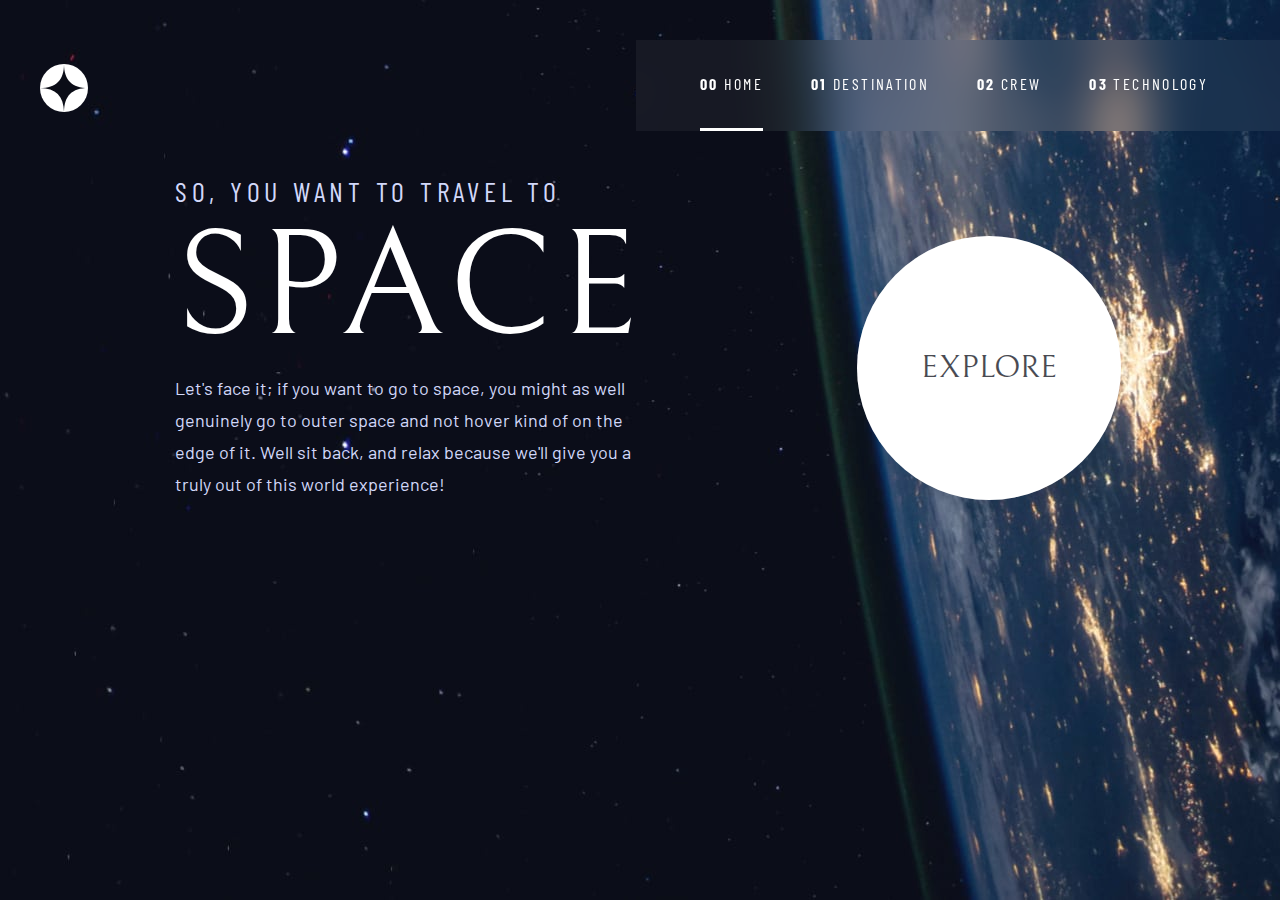
<file: index.html>
<!DOCTYPE html>
<html lang="en">
<head>
  <meta charset="UTF-8">
  <meta name="viewport" content="width=device-width, initial-scale=1.0">

  <link rel="icon" type="image/png" sizes="32x32" href="./assets/favicon-32x32.png">
  <link rel="stylesheet" href="index.css">

  <!-- Google Fonts -->
  <link rel="preconnect" href="https://fonts.googleapis.com">
  <link rel="preconnect" href="https://fonts.gstatic.com" crossorigin>
  <link href="https://fonts.googleapis.com/css2?family=Barlow&family=Barlow+Condensed:wght@400;700&family=Bellefair&display=swap" rel="stylesheet">
  
  <title>Frontend Mentor | Space tourism website</title>
</head>
<body class="home">
  <header class="primary-header | flex">
      <div>
        <a href="#">
          <img src="./assets/shared/logo.svg" alt="space tourism logo" class="logo">
        </a>
      </div>
      <button class="mobile-nav-toggle" aria-controls="primary-navigation"><span class="sr-only" aria-expanded="false">Menu</span></button> 
      <nav>
        <ul class="primary-navigation | flex nav-link-underline" id="primary-navigation" data-visible="false">          
          <li class="nav-link | active uppercase text-light-cream fs-nav-text ff-body-condensed" aria-selected="true"><a href="index.html"><span aria-hidden="true" class="nav-span | fw-bold">00</span> Home</a></li>
          <li class="nav-link | uppercase text-light-cream fs-nav-text ff-body-condensed" aria-selected="false"><a href="destination-moon.html"><span aria-hidden="true" class="nav-span | fw-bold">01</span> Destination</a></li>
          <li class="nav-link | uppercase text-light-cream fs-nav-text ff-body-condensed" aria-selected="false"><a href="crew-commander.html"><span aria-hidden="true" class="nav-span | fw-bold">02</span> Crew</a></li>
          <li class="nav-link | uppercase text-light-cream fs-nav-text ff-body-condensed" aria-selected="false"><a href="technology-vehicle.html"><span aria-hidden="true" class="nav-span | fw-bold">03</span> Technology</a></li>
        </ul>
      </nav>
  </header>

  <main id="main">
    <section class="grid-container grid-container--home | flow-sm">
      <div class="intro-text">
        <h1 class="uppercase text-light-purple fw-regular ff-body-condensed fs-400 ls-med">So, you want to travel to 
          <span class="ff-heading text-light-cream fs-900">Space</span>
        </h1>

        <p class="text-light-purple ff-body fs-300">Let's face it; if you want to go to space, you might as well genuinely go to 
        outer space and not hover kind of on the edge of it. Well sit back, and relax 
        because we'll give you a truly out of this world experience!
        </p>
      </div>

      <div class="button">
        <a href="destination-moon.html"><button class="explore-button | uppercase ff-heading fs-500 text-dark-blue bg-light-cream">Explore</button></a>
      </div>
    </section>
  </main>

  <script src="index.js"></script>
</body>
</html>
</file>
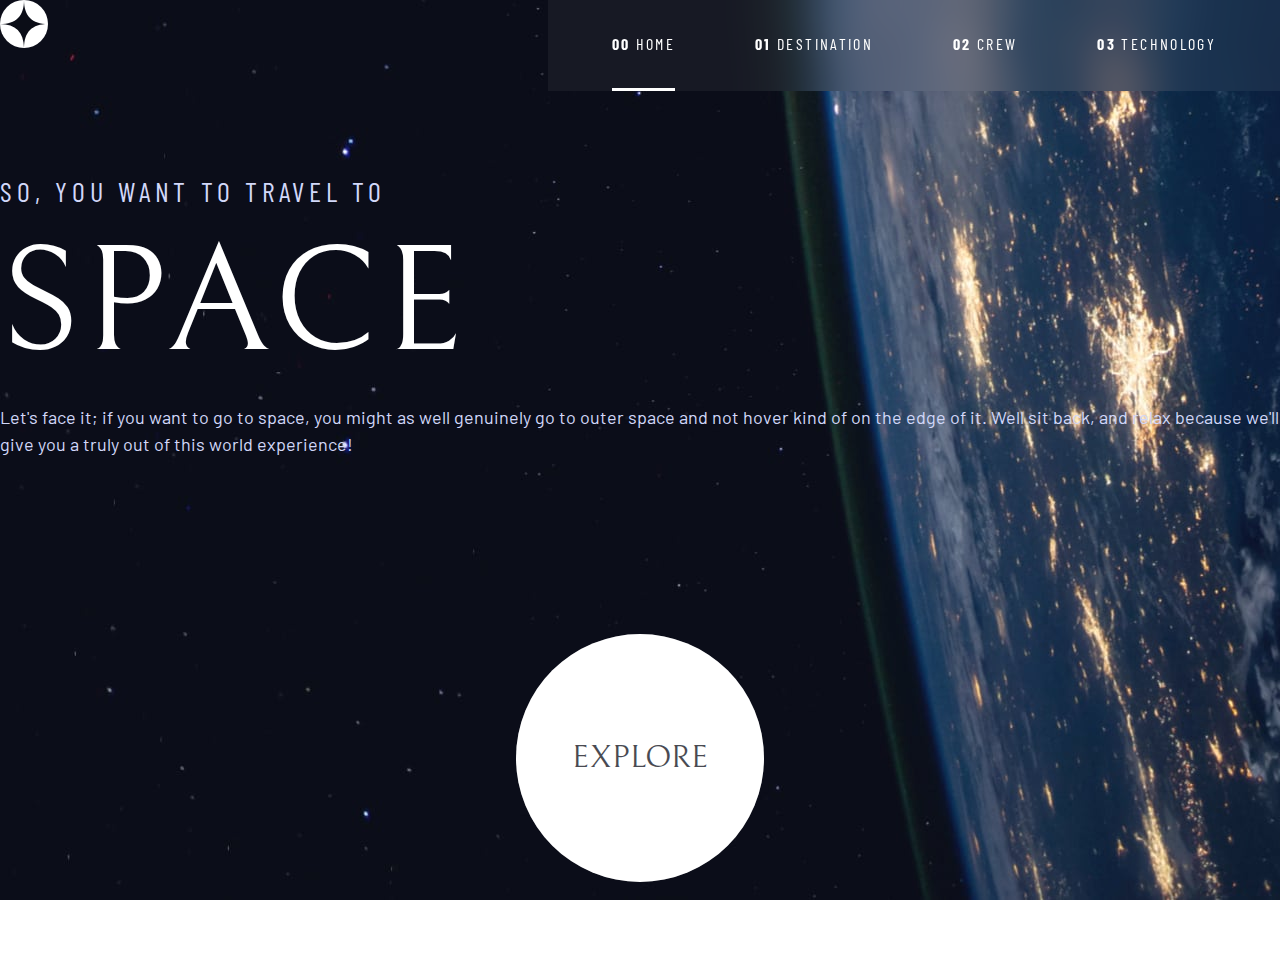
<file: starter-code/index.html>
<!DOCTYPE html>
<html lang="en">
<head>
  <meta charset="UTF-8">
  <meta name="viewport" content="width=device-width, initial-scale=1.0">

  <link rel="icon" type="image/png" sizes="32x32" href="./assets/favicon-32x32.png">
  <link rel="stylesheet" href="index.css">

  <!-- Google Fonts -->
  <link rel="preconnect" href="https://fonts.googleapis.com">
  <link rel="preconnect" href="https://fonts.gstatic.com" crossorigin>
  <link href="https://fonts.googleapis.com/css2?family=Barlow&family=Barlow+Condensed:wght@400;700&family=Bellefair&display=swap" rel="stylesheet">
  
  <title>Frontend Mentor | Space tourism website</title>
</head>
<body class="home container">
  <header class="primary-header | flex">
      <div>
        <img src="./assets/shared/logo.svg" alt="space tourism logo" class="logo">
      </div>
      <button class="mobile-nav-toggle" aria-controls="primary-navigation"><span class="sr-only" aria-expanded="false">Menu</span></button> 
      <nav>
        <ul class="primary-navigation | flex nav-link-underline" id="primary-navigation" data-visible="true">
          <li class="nav-link | active uppercase text-light-cream fs-nav-text ff-body-condensed"><a href="index.html"><span aria-hidden="true" class="nav-span fw-bold">00</span> Home</a></li>
          <li class="nav-link | uppercase text-light-cream fs-nav-text ff-body-condensed"><a href="destination.html"><span aria-hidden="true" class="nav-span fw-bold">01</span> Destination</a></li>
          <li class="nav-link | uppercase text-light-cream fs-nav-text ff-body-condensed"><a href="crew.html"><span aria-hidden="true" class="nav-span fw-bold">02</span> Crew</a></li>
          <li class="nav-link | uppercase text-light-cream fs-nav-text ff-body-condensed"><a href="technology.html"><span aria-hidden="true" class="nav-span fw-bold">03</span> Technology</a></li>
        </ul>
      </nav>
  </header>

  <main id="main">
    <section class="grid-container--home">
      <div class="intro-text">
        <h1 class="uppercase text-light-purple fw-regular ff-body-condensed fs-400">So, you want to travel to 
          <span class="ff-heading text-light-cream fs-900">Space</span>
        </h1>
        <p class="text-light-purple ff-body fs-300">Let's face it; if you want to go to space, you might as well genuinely go to 
        outer space and not hover kind of on the edge of it. Well sit back, and relax 
        because we'll give you a truly out of this world experience!
        </p>
      </div>
      <div>
        <button class="explore-button | uppercase ff-heading fs-500 text-dark-blue bg-light-cream"><a>Explore</a></button>
      </div>
    </section>
  </main>

  <script src="index.js"></script>
</body>
</html>
</file>
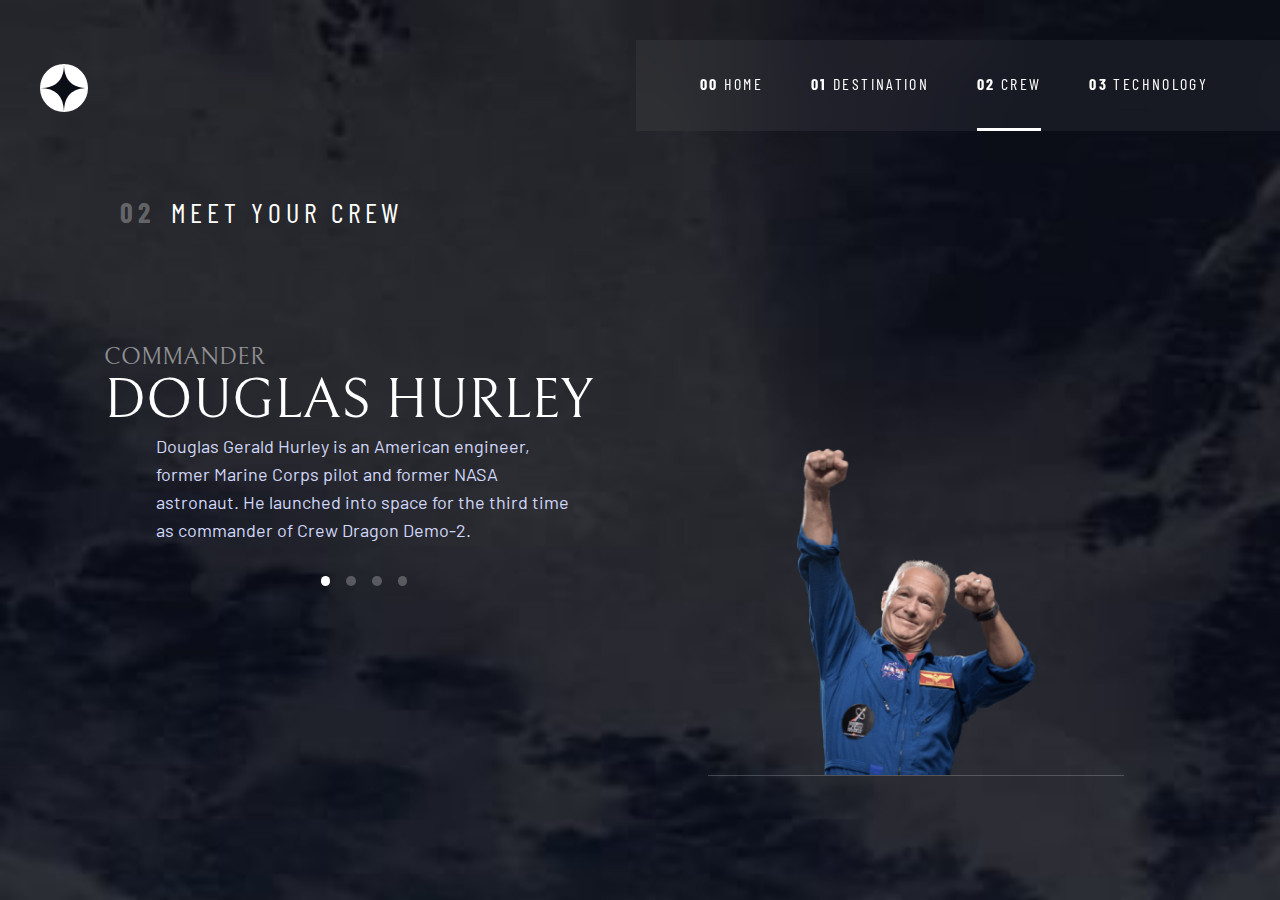
<file: crew-commander.html>
<!DOCTYPE html>
<html lang="en">
<head>
  <meta charset="UTF-8">
  <meta name="viewport" content="width=device-width, initial-scale=1.0">

  <link rel="icon" type="image/png" sizes="32x32" href="./assets/favicon-32x32.png">
  <link rel="stylesheet" href="index.css">

  <!-- Google Fonts -->
  <link rel="preconnect" href="https://fonts.googleapis.com">
  <link rel="preconnect" href="https://fonts.gstatic.com" crossorigin>
  <link href="https://fonts.googleapis.com/css2?family=Barlow&family=Barlow+Condensed:wght@400;700&family=Bellefair&display=swap" rel="stylesheet">
  
  <title>Frontend Mentor | Space tourism website</title>
</head>
<body class="crew">
  <header class="primary-header | flex">
      <div>
        <a href="index.html">
          <img src="./assets/shared/logo.svg" alt="space tourism logo" class="logo">
        </a>      
      </div>
      <button class="mobile-nav-toggle" aria-controls="primary-navigation"><span class="sr-only" aria-expanded="false">Menu</span></button> 
      <nav>
        <ul class="primary-navigation | flex nav-link-underline" id="primary-navigation" data-visible="false">          
          <li class="nav-link | uppercase text-light-cream fs-nav-text ff-body-condensed" aria-selected="false"><a href="index.html"><span aria-hidden="true" class="nav-span | fw-bold">00</span> Home</a></li>
          <li class="nav-link | uppercase text-light-cream fs-nav-text ff-body-condensed" aria-selected="false"><a href="destination-moon.html"><span aria-hidden="true" class="nav-span | fw-bold">01</span> Destination</a></li>
          <li class="nav-link | active uppercase text-light-cream fs-nav-text ff-body-condensed" aria-selected="true"><a href="crew-commander.html"><span aria-hidden="true" class="nav-span | fw-bold">02</span> Crew</a></li>
          <li class="nav-link | uppercase text-light-cream fs-nav-text ff-body-condensed" aria-selected="false"><a href="technology-vehicle.html"><span aria-hidden="true" class="nav-span | fw-bold">03</span> Technology</a></li>
        </ul>
      </nav>
  </header>

  <main id="main">
    <section class="grid-container grid-container--crew flow">
      <div class="intro-text">
        <h1 class="crew-title uppercase text-light-cream ff-body-condensed fs-400 ls-med fw-regular">
          <span aria-hidden="true" class="crew-span | fw-bold">02</span>Meet your crew
        </h1>
      </div>
      
      <div class="selection-dots | flex" aria-label="Crew member list">
        <a aria-selected="true" href="crew-commander.html"><span class="selection-dot sr-only">The commander</span></a>
        <a aria-selected="false" href="crew-specialist.html"><span class="selection-dot sr-only">The mission specialist</span></a>
        <a aria-selected="false" href="crew-pilot.html"><span class="selection-dot sr-only">The pilot</span></a>
        <a aria-selected="false" href="crew-engineer.html"><span class="selection-dot sr-only">The crew engineer</span></a>
      </div>

      <div class="crew-details">
        <div>
          <h2 class="crew-position | fs-400 uppercase fw-regular ff-heading">Commander</h2>
          <h3 class="crew-name | fs-600 fw-regular ff-heading text-light-cream uppercase">Douglas Hurley</h3>
        </div>
        <p class="crew-description | text-light-purple ff-body fs-300 fw-regular">Douglas Gerald Hurley is an American engineer, former Marine Corps pilot 
          and former NASA astronaut. He launched into space for the third time as 
          commander of Crew Dragon Demo-2.
        </p>
      </div>

      <img class="crew-img" src="./assets/crew/image-douglas-hurley.png" alt="Douglas Hurley">
    </section>
  </main>

  <script src="index.js"></script>
</body>
</html>
</file>
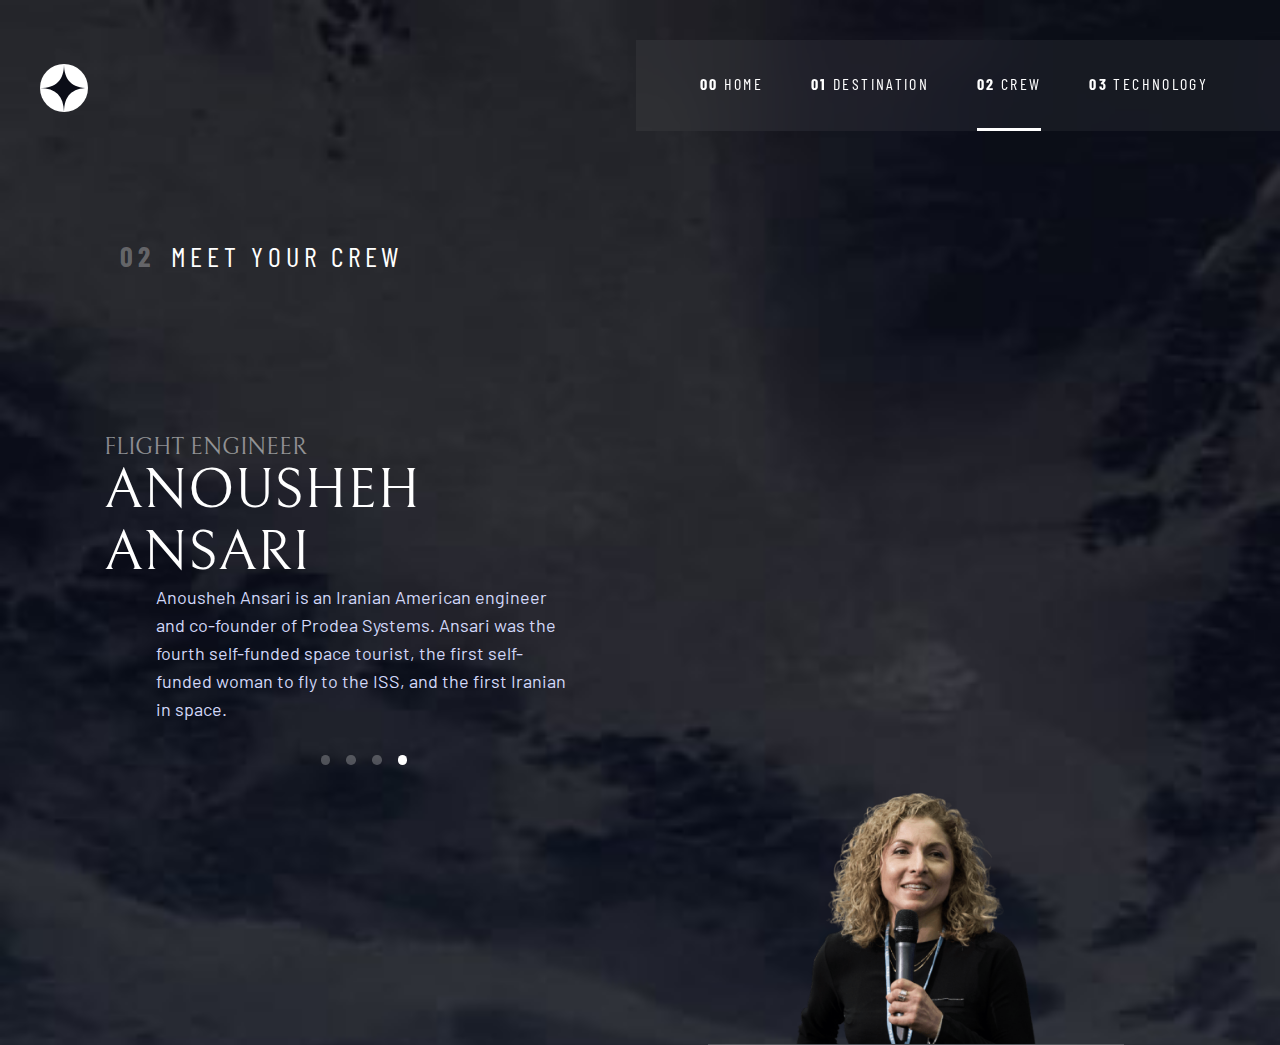
<file: crew-engineer.html>
<!DOCTYPE html>
<html lang="en">
<head>
  <meta charset="UTF-8">
  <meta name="viewport" content="width=device-width, initial-scale=1.0">

  <link rel="icon" type="image/png" sizes="32x32" href="./assets/favicon-32x32.png">
  <link rel="stylesheet" href="index.css">

  <!-- Google Fonts -->
  <link rel="preconnect" href="https://fonts.googleapis.com">
  <link rel="preconnect" href="https://fonts.gstatic.com" crossorigin>
  <link href="https://fonts.googleapis.com/css2?family=Barlow&family=Barlow+Condensed:wght@400;700&family=Bellefair&display=swap" rel="stylesheet">
  
  <title>Frontend Mentor | Space tourism website</title>
</head>
<body class="crew">
  <header class="primary-header | flex">
      <div>
        <a href="index.html">
          <img src="./assets/shared/logo.svg" alt="space tourism logo" class="logo">
        </a>      
      </div>
      <button class="mobile-nav-toggle" aria-controls="primary-navigation"><span class="sr-only" aria-expanded="false">Menu</span></button> 
      <nav>
        <ul class="primary-navigation | flex nav-link-underline" id="primary-navigation" data-visible="false">          
          <li class="nav-link | uppercase text-light-cream fs-nav-text ff-body-condensed" aria-selected="false"><a href="index.html"><span aria-hidden="true" class="nav-span | fw-bold">00</span> Home</a></li>
          <li class="nav-link | uppercase text-light-cream fs-nav-text ff-body-condensed" aria-selected="false"><a href="destination-moon.html"><span aria-hidden="true" class="nav-span | fw-bold">01</span> Destination</a></li>
          <li class="nav-link | active uppercase text-light-cream fs-nav-text ff-body-condensed" aria-selected="true"><a href="crew-commander.html"><span aria-hidden="true" class="nav-span | fw-bold">02</span> Crew</a></li>
          <li class="nav-link | uppercase text-light-cream fs-nav-text ff-body-condensed" aria-selected="false"><a href="technology-vehicle.html"><span aria-hidden="true" class="nav-span | fw-bold">03</span> Technology</a></li>
        </ul>
      </nav>
  </header>

  <main id="main">
    <section class="grid-container grid-container--crew flow">
      <div class="intro-text">
        <h1 class="crew-title uppercase text-light-cream ff-body-condensed fs-400 ls-med fw-regular">
          <span aria-hidden="true" class="crew-span | fw-bold">02</span>Meet your crew
        </h1>
      </div>
      
      <div class="selection-dots | flex" aria-label="Crew member list">
        <a aria-selected="false" href="crew-commander.html"><span class="selection-dot sr-only">The commander</span></a>
        <a aria-selected="false" href="crew-specialist.html"><span class="selection-dot sr-only">The mission specialist</span></a>
        <a aria-selected="false" href="crew-pilot.html"><span class="selection-dot sr-only">The pilot</span></a>
        <a aria-selected="true" href="crew-engineer.html"><span class="selection-dot sr-only">The crew engineer</span></a>
      </div>

      <div class="crew-details">
        <div>
          <h2 class="crew-position | fs-400 uppercase fw-regular ff-heading">Flight Engineer</h2>
          <h3 class="crew-name | fs-600 fw-regular ff-heading text-light-cream uppercase">Anousheh Ansari</h3>
        </div>
        <p class="crew-description | text-light-purple ff-body fs-300 fw-regular">Anousheh Ansari is an Iranian American engineer and co-founder of Prodea Systems. 
          Ansari was the fourth self-funded space tourist, the first self-funded woman to 
          fly to the ISS, and the first Iranian in space. 
        </p>
      </div>

      <img class="crew-img" src="./assets/crew/image-anousheh-ansari.png" alt="Douglas Hurley">
    </section>
  </main>

  <script src="index.js"></script>
</body>
</html>
</file>
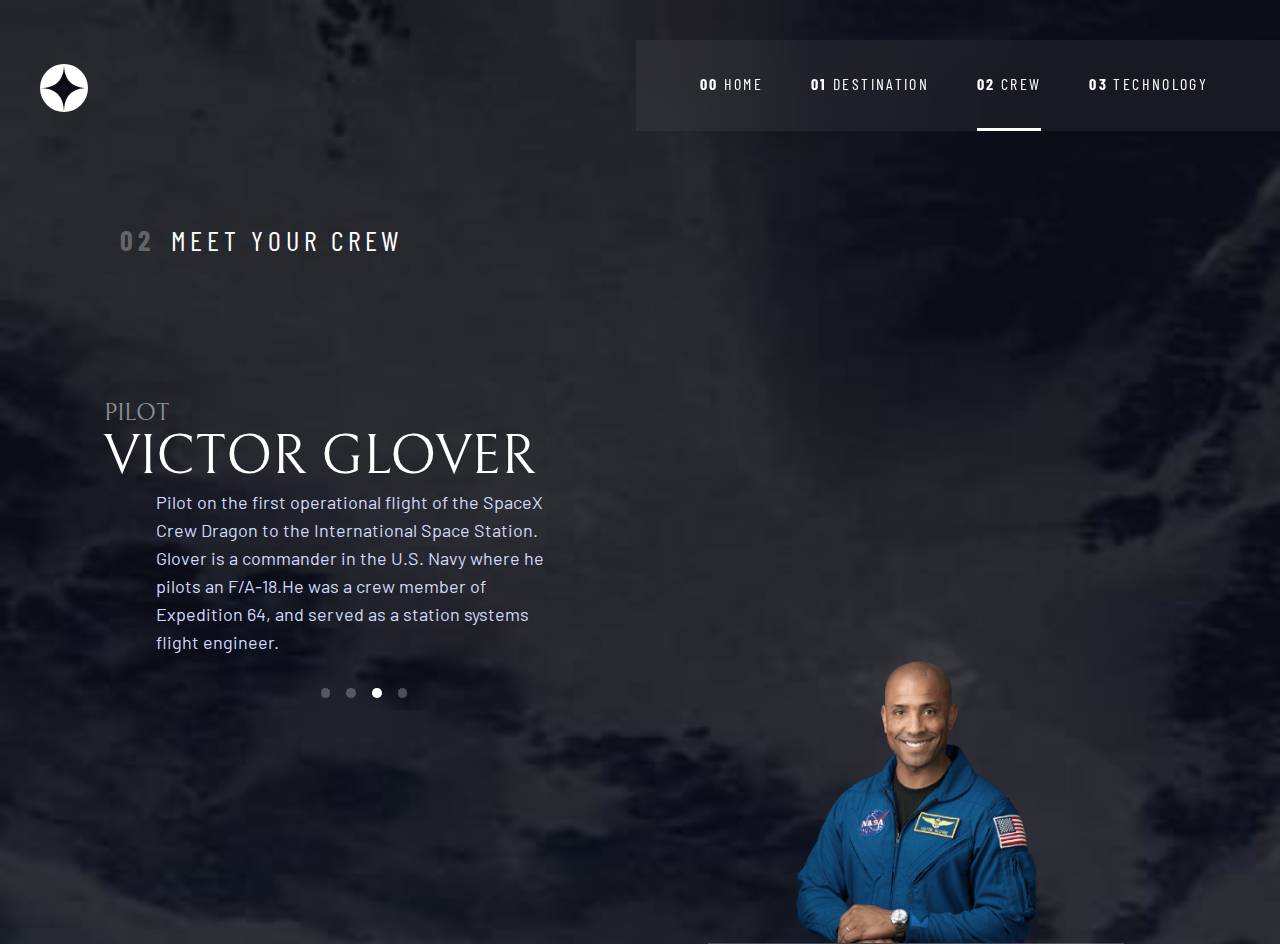
<file: crew-pilot.html>
<!DOCTYPE html>
<html lang="en">
<head>
  <meta charset="UTF-8">
  <meta name="viewport" content="width=device-width, initial-scale=1.0">

  <link rel="icon" type="image/png" sizes="32x32" href="./assets/favicon-32x32.png">
  <link rel="stylesheet" href="index.css">

  <!-- Google Fonts -->
  <link rel="preconnect" href="https://fonts.googleapis.com">
  <link rel="preconnect" href="https://fonts.gstatic.com" crossorigin>
  <link href="https://fonts.googleapis.com/css2?family=Barlow&family=Barlow+Condensed:wght@400;700&family=Bellefair&display=swap" rel="stylesheet">
  
  <title>Frontend Mentor | Space tourism website</title>
</head>
<body class="crew">
  <header class="primary-header | flex">
      <div>
        <a href="index.html">
          <img src="./assets/shared/logo.svg" alt="space tourism logo" class="logo">
        </a>      
      </div>
      <button class="mobile-nav-toggle" aria-controls="primary-navigation"><span class="sr-only" aria-expanded="false">Menu</span></button> 
      <nav>
        <ul class="primary-navigation | flex nav-link-underline" id="primary-navigation" data-visible="false">          
          <li class="nav-link | uppercase text-light-cream fs-nav-text ff-body-condensed" aria-selected="false"><a href="index.html"><span aria-hidden="true" class="nav-span | fw-bold">00</span> Home</a></li>
          <li class="nav-link | uppercase text-light-cream fs-nav-text ff-body-condensed" aria-selected="false"><a href="destination-moon.html"><span aria-hidden="true" class="nav-span | fw-bold">01</span> Destination</a></li>
          <li class="nav-link | active uppercase text-light-cream fs-nav-text ff-body-condensed" aria-selected="true"><a href="crew-commander.html"><span aria-hidden="true" class="nav-span | fw-bold">02</span> Crew</a></li>
          <li class="nav-link | uppercase text-light-cream fs-nav-text ff-body-condensed" aria-selected="false"><a href="technology-vehicle.html"><span aria-hidden="true" class="nav-span | fw-bold">03</span> Technology</a></li>
        </ul>
      </nav>
  </header>

  <main id="main">
    <section class="grid-container grid-container--crew flow">
      <div class="intro-text">
        <h1 class="crew-title uppercase text-light-cream ff-body-condensed fs-400 ls-med fw-regular">
          <span aria-hidden="true" class="crew-span | fw-bold">02</span>Meet your crew
        </h1>
      </div>
      
      <div class="selection-dots | flex" aria-label="Crew member list">
        <a aria-selected="false" href="crew-commander.html"><span class="selection-dot sr-only">The commander</span></a>
        <a aria-selected="false" href="crew-specialist.html"><span class="selection-dot sr-only">The mission specialist</span></a>
        <a aria-selected="true" href="crew-pilot.html"><span class="selection-dot sr-only">The pilot</span></a>
        <a aria-selected="false" href="crew-engineer.html"><span class="selection-dot sr-only">The crew engineer</span></a>
      </div>

      <div class="crew-details">
        <div>
          <h2 class="crew-position | fs-400 uppercase fw-regular ff-heading">Pilot</h2>
          <h3 class="crew-name | fs-600 fw-regular ff-heading text-light-cream uppercase">Victor Glover</h3>
        </div>
        <p class="crew-description | text-light-purple ff-body fs-300 fw-regular">Pilot on the first operational flight of the SpaceX Crew Dragon to the 
          International Space Station. Glover is a commander in the U.S. Navy where he pilots an F/A-18.He was a crew member of Expedition 64, and served as a 
          station systems flight engineer. 
        </p>
      </div>

      <img class="crew-img" src="./assets/crew/image-victor-glover.png" alt="Douglas Hurley">
    </section>
  </main>

  <script src="index.js"></script>
</body>
</html>
</file>
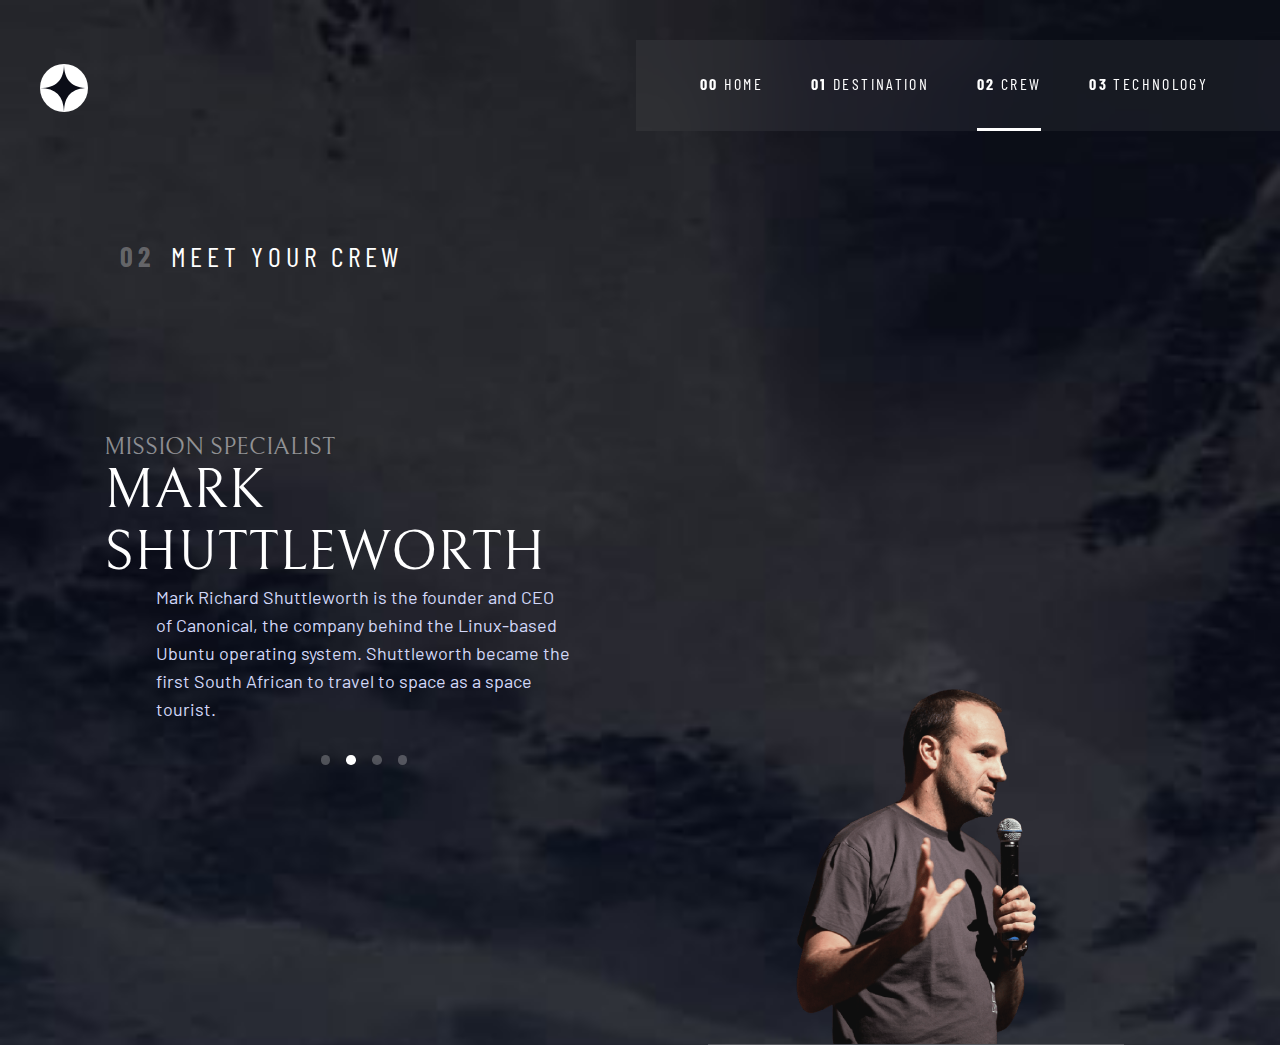
<file: crew-specialist.html>
<!DOCTYPE html>
<html lang="en">
<head>
  <meta charset="UTF-8">
  <meta name="viewport" content="width=device-width, initial-scale=1.0">

  <link rel="icon" type="image/png" sizes="32x32" href="./assets/favicon-32x32.png">
  <link rel="stylesheet" href="index.css">

  <!-- Google Fonts -->
  <link rel="preconnect" href="https://fonts.googleapis.com">
  <link rel="preconnect" href="https://fonts.gstatic.com" crossorigin>
  <link href="https://fonts.googleapis.com/css2?family=Barlow&family=Barlow+Condensed:wght@400;700&family=Bellefair&display=swap" rel="stylesheet">
  
  <title>Frontend Mentor | Space tourism website</title>
</head>
<body class="crew">
  <header class="primary-header | flex">
      <div>
        <a href="index.html">
          <img src="./assets/shared/logo.svg" alt="space tourism logo" class="logo">
        </a>      
      </div>
      <button class="mobile-nav-toggle" aria-controls="primary-navigation"><span class="sr-only" aria-expanded="false">Menu</span></button> 
      <nav>
        <ul class="primary-navigation | flex nav-link-underline" id="primary-navigation" data-visible="false">          
          <li class="nav-link | uppercase text-light-cream fs-nav-text ff-body-condensed" aria-selected="false"><a href="index.html"><span aria-hidden="true" class="nav-span | fw-bold">00</span> Home</a></li>
          <li class="nav-link | uppercase text-light-cream fs-nav-text ff-body-condensed" aria-selected="false"><a href="destination-moon.html"><span aria-hidden="true" class="nav-span | fw-bold">01</span> Destination</a></li>
          <li class="nav-link | active uppercase text-light-cream fs-nav-text ff-body-condensed" aria-selected="true"><a href="crew-commander.html"><span aria-hidden="true" class="nav-span | fw-bold">02</span> Crew</a></li>
          <li class="nav-link | uppercase text-light-cream fs-nav-text ff-body-condensed" aria-selected="false"><a href="technology-vehicle.html"><span aria-hidden="true" class="nav-span | fw-bold">03</span> Technology</a></li>
        </ul>
      </nav>
  </header>

  <main id="main">
    <section class="grid-container grid-container--crew flow">
      <div class="intro-text">
        <h1 class="crew-title uppercase text-light-cream ff-body-condensed fs-400 ls-med fw-regular">
          <span aria-hidden="true" class="crew-span | fw-bold">02</span>Meet your crew
        </h1>
      </div>
      
      <div class="selection-dots | flex" aria-label="Crew member list">
        <a aria-selected="false" href="crew-commander.html"><span class="selection-dot sr-only">The commander</span></a>
        <a aria-selected="true" href="crew-specialist.html"><span class="selection-dot sr-only">The mission specialist</span></a>
        <a aria-selected="false" href="crew-pilot.html"><span class="selection-dot sr-only">The pilot</span></a>
        <a aria-selected="false" href="crew-engineer.html"><span class="selection-dot sr-only">The crew engineer</span></a>
      </div>

      <div class="crew-details">
        <div>
          <h2 class="crew-position | fs-400 uppercase fw-regular ff-heading">Mission Specialist</h2>
          <h3 class="crew-name | fs-600 fw-regular ff-heading text-light-cream uppercase">Mark Shuttleworth</h3>
        </div>
        <p class="crew-description | text-light-purple ff-body fs-300 fw-regular">Mark Richard Shuttleworth is the founder and CEO of Canonical, the company behind 
          the Linux-based Ubuntu operating system. Shuttleworth became the first South African to travel to space as a space tourist.
        </p>
      </div>

      <img class="crew-img" src="./assets/crew/image-mark-shuttleworth.png" alt="Douglas Hurley">
    </section>
  </main>

  <script src="index.js"></script>
</body>
</html>
</file>
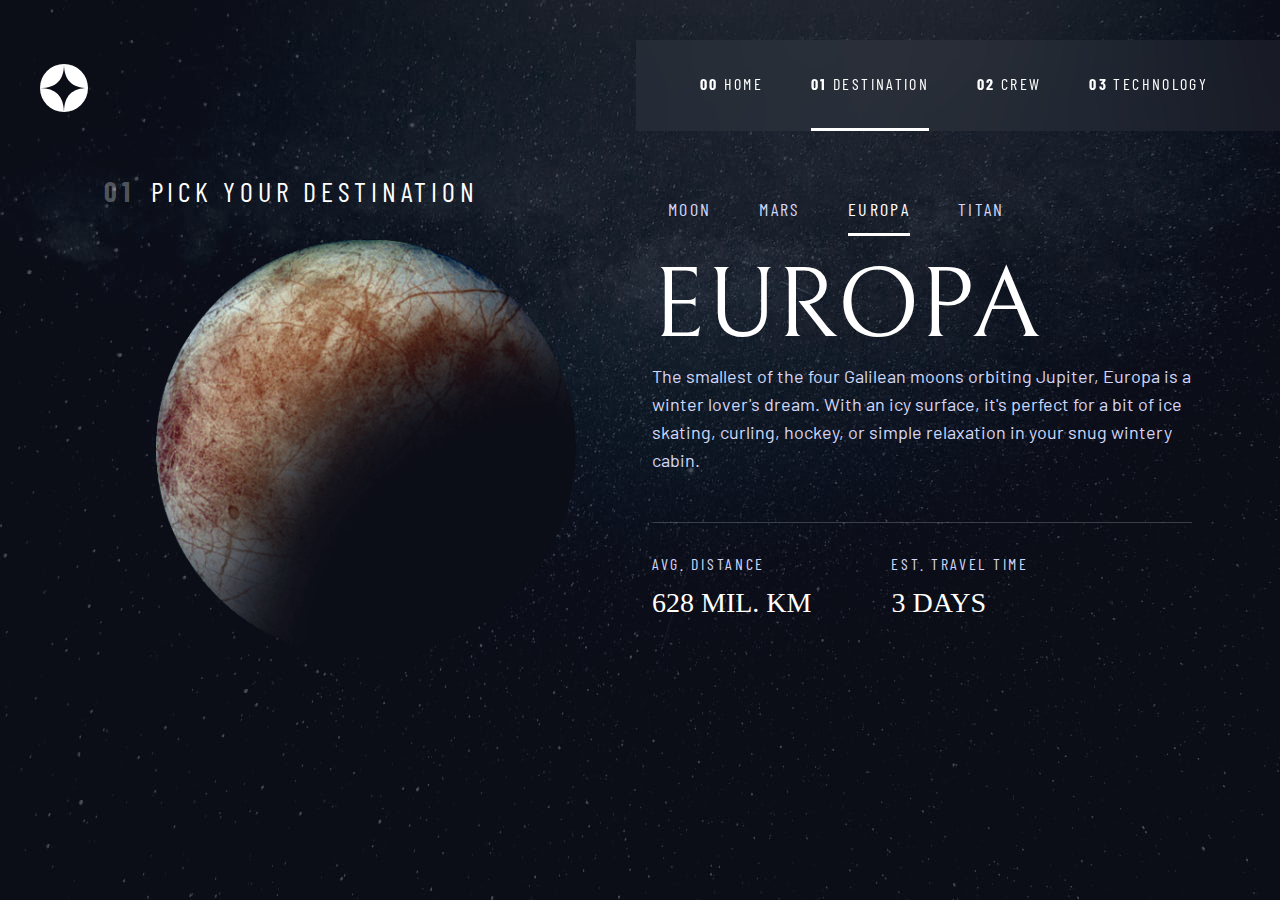
<file: destination-europa.html>
<!DOCTYPE html>
<html lang="en">
<head>
  <meta charset="UTF-8">
  <meta name="viewport" content="width=device-width, initial-scale=1.0">

  <link rel="icon" type="image/png" sizes="32x32" href="./assets/favicon-32x32.png">
  <link rel="stylesheet" href="index.css">

  <!-- Google Fonts -->
  <link rel="preconnect" href="https://fonts.googleapis.com">
  <link rel="preconnect" href="https://fonts.gstatic.com" crossorigin>
  <link href="https://fonts.googleapis.com/css2?family=Barlow&family=Barlow+Condensed:wght@400;700&family=Bellefair&display=swap" rel="stylesheet">
  
  <title>Frontend Mentor | Space tourism website</title>
</head>
<body class="destination">
  <header class="primary-header | flex">
      <div>
        <a href="index.html">
          <img src="./assets/shared/logo.svg" alt="space tourism logo" class="logo">
        </a>      
      </div>
      <button class="mobile-nav-toggle" aria-controls="primary-navigation"><span class="sr-only" aria-expanded="false">Menu</span></button> 
      <nav>
        <ul class="primary-navigation | flex nav-link-underline" id="primary-navigation" data-visible="false">          
          <li class="nav-link | uppercase text-light-cream fs-nav-text ff-body-condensed" aria-selected="false"><a href="index.html"><span aria-hidden="true" class="nav-span | fw-bold">00</span> Home</a></li>
          <li class="nav-link | active uppercase text-light-cream fs-nav-text ff-body-condensed" aria-selected="true"><a href="destination-moon.html"><span aria-hidden="true" class="nav-span | fw-bold">01</span> Destination</a></li>
          <li class="nav-link | uppercase text-light-cream fs-nav-text ff-body-condensed" aria-selected="false"><a href="crew-commander.html"><span aria-hidden="true" class="nav-span | fw-bold">02</span> Crew</a></li>
          <li class="nav-link | uppercase text-light-cream fs-nav-text ff-body-condensed" aria-selected="false"><a href="technology-vehicle.html"><span aria-hidden="true" class="nav-span | fw-bold">03</span> Technology</a></li>
        </ul>
      </nav>
  </header>

  <main id="main">
    <section class="grid-container grid-container--destination | flow">
      <div class="intro-text">
        <h1 class="destination-title | uppercase text-light-cream ff-body-condensed fs-400 fw-regular ls-med"><span aria-hidden="true" class="destination-span | fw-bold">01</span>Pick your destination</h1>
        <picture>
          <img class="destination-img" src="./assets/destination/image-europa.png" alt="The moon">
        </picture>
      </div>

      <div>
        <ul class="tab-list | flex nav-link-underline fs-300" id="secondary-navigation">
          <li class="tab-link nav-link | uppercase text-light-purple fs-nav-text ff-body-condensed ls-sm" aria-selected="false"><a href="destination-moon.html">Moon</a></li>
          <li class="tab-link nav-link | uppercase text-light-purple fs-nav-text ff-body-condensed ls-sm" aria-selected="false"><a href="destination-mars.html">Mars</a></li>
          <li class="tab-link nav-link | active uppercase text-light-purple fs-nav-text ff-body-condensed ls-sm" aria-selected="true"><a href="destination-europa.html">Europa</a></li>
          <li class="tab-link nav-link | uppercase text-light-purple fs-nav-text ff-body-condensed ls-sm" aria-selected="false"><a href="destination-titan.html">Titan</a></li>
        </ul>
        <h2 class="destination-name | text-light-cream fs-800 uppercase fw-regular ff-heading">Europa</h2>
        <p class="destination-details | text-light-purple ff-body fs-300">The smallest of the four Galilean moons orbiting Jupiter, Europa is a 
          winter lover's dream. With an icy surface, it's perfect for a bit of 
          ice skating, curling, hockey, or simple relaxation in your snug 
          wintery cabin.
        </p>

        <div class="destination-info | flex text-light-cream">
          <div>
            <h3 class="text-light-purple uppercase ff-body-condensed fs-200 fw-regular">Avg. distance</h3>
            <p class="uppercase">628 mil. km</p>
          </div>
          <div>
            <h3 class="text-light-purple uppercase ff-body-condensed fs-200 fw-regular">Est. travel time</h3>
            <p class="uppercase">3 days</p>
        </div>
      </div>
    </section>
  </main>

  <script src="index.js"></script>
</body>
</html>
</file>
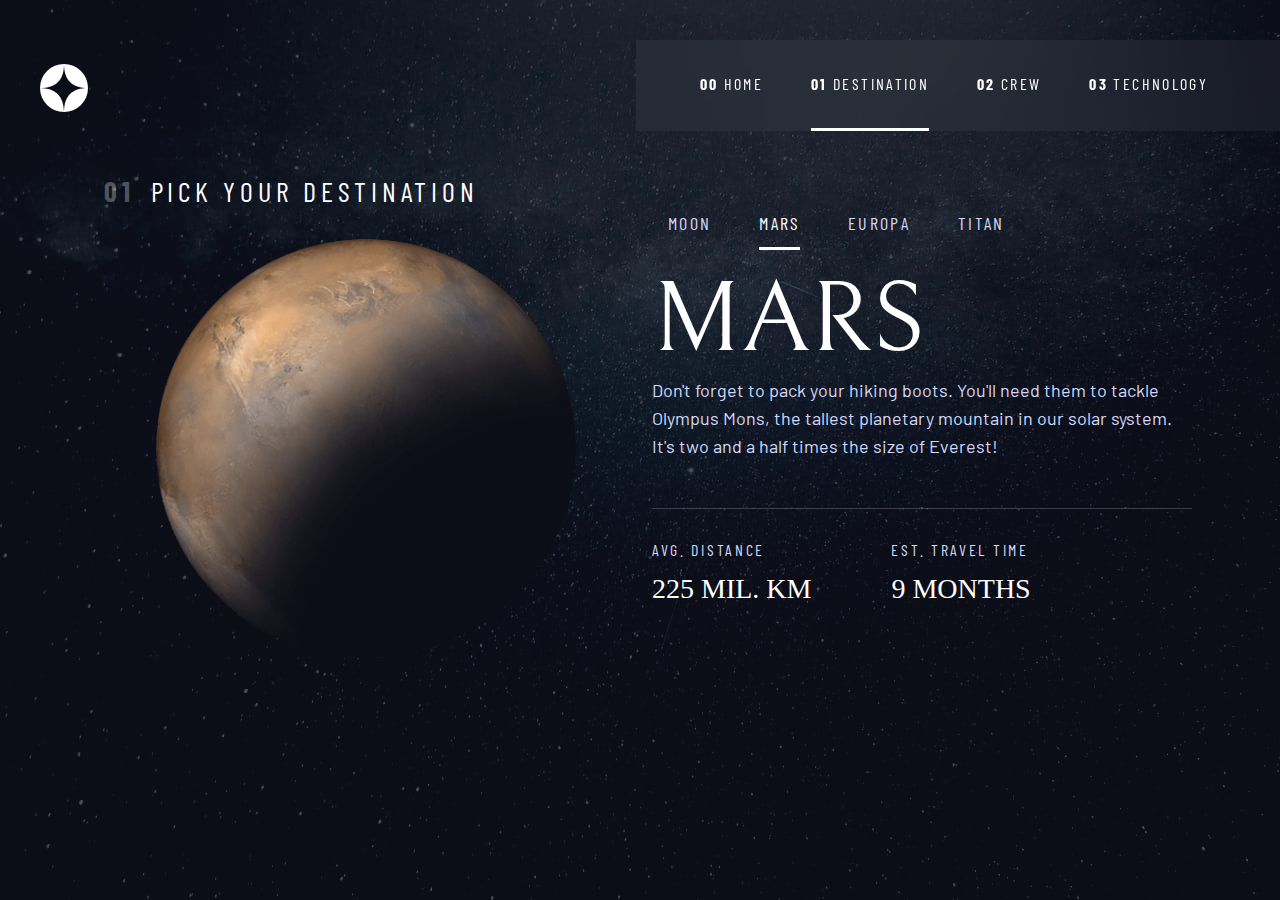
<file: destination-mars.html>
<!DOCTYPE html>
<html lang="en">
<head>
  <meta charset="UTF-8">
  <meta name="viewport" content="width=device-width, initial-scale=1.0">

  <link rel="icon" type="image/png" sizes="32x32" href="./assets/favicon-32x32.png">
  <link rel="stylesheet" href="index.css">

  <!-- Google Fonts -->
  <link rel="preconnect" href="https://fonts.googleapis.com">
  <link rel="preconnect" href="https://fonts.gstatic.com" crossorigin>
  <link href="https://fonts.googleapis.com/css2?family=Barlow&family=Barlow+Condensed:wght@400;700&family=Bellefair&display=swap" rel="stylesheet">
  
  <title>Frontend Mentor | Space tourism website</title>
</head>
<body class="destination">
  <header class="primary-header | flex">
      <div>
        <a href="index.html">
          <img src="./assets/shared/logo.svg" alt="space tourism logo" class="logo">
        </a>      
      </div>
      <button class="mobile-nav-toggle" aria-controls="primary-navigation"><span class="sr-only" aria-expanded="false">Menu</span></button> 
      <nav>
        <ul class="primary-navigation | flex nav-link-underline" id="primary-navigation" data-visible="false">          
          <li class="nav-link | uppercase text-light-cream fs-nav-text ff-body-condensed" aria-selected="false"><a href="index.html"><span aria-hidden="true" class="nav-span | fw-bold">00</span> Home</a></li>
          <li class="nav-link | active uppercase text-light-cream fs-nav-text ff-body-condensed" aria-selected="true"><a href="destination-moon.html"><span aria-hidden="true" class="nav-span | fw-bold">01</span> Destination</a></li>
          <li class="nav-link | uppercase text-light-cream fs-nav-text ff-body-condensed" aria-selected="false"><a href="crew-commander.html"><span aria-hidden="true" class="nav-span | fw-bold">02</span> Crew</a></li>
          <li class="nav-link | uppercase text-light-cream fs-nav-text ff-body-condensed" aria-selected="false"><a href="technology-vehicle.html"><span aria-hidden="true" class="nav-span | fw-bold">03</span> Technology</a></li>
        </ul>
      </nav>
  </header>

  <main id="main">
    <section class="grid-container grid-container--destination | flow">
      <div class="intro-text">
        <h1 class="destination-title | uppercase text-light-cream ff-body-condensed fs-400 fw-regular ls-med"><span aria-hidden="true" class="destination-span | fw-bold">01</span>Pick your destination</h1>
        <picture>
          <img class="destination-img" src="./assets/destination/image-mars.png" alt="The moon">
        </picture>
      </div>

      <div>
        <ul class="tab-list | flex nav-link-underline fs-300" id="secondary-navigation">
          <li class="tab-link nav-link | uppercase text-light-purple fs-nav-text ff-body-condensed ls-sm" aria-selected="false"><a href="destination-moon.html">Moon</a></li>
          <li class="tab-link nav-link | active uppercase text-light-purple fs-nav-text ff-body-condensed ls-sm" aria-selected="true"><a href="destination-mars.html">Mars</a></li>
          <li class="tab-link nav-link | uppercase text-light-purple fs-nav-text ff-body-condensed ls-sm" aria-selected="false"><a href="destination-europa.html">Europa</a></li>
          <li class="tab-link nav-link | uppercase text-light-purple fs-nav-text ff-body-condensed ls-sm" aria-selected="false"><a href="destination-titan.html">Titan</a></li>
        </ul>
        <h2 class="destination-name | text-light-cream fs-800 uppercase fw-regular ff-heading">Mars</h2>
        <p class="destination-details text-light-purple ff-body fs-300">Don't forget to pack your hiking boots. You'll need them to tackle Olympus Mons, 
          the tallest planetary mountain in our solar system. It's two and a half times 
          the size of Everest!
        </p>

        <div class="destination-info | flex text-light-cream">
          <div>
            <h3 class="text-light-purple uppercase ff-body-condensed fs-200 fw-regular">Avg. distance</h3>
            <p class="uppercase">225 mil. km</p>
          </div>
          <div>
            <h3 class="text-light-purple uppercase ff-body-condensed fs-200 fw-regular">Est. travel time</h3>
            <p class="uppercase">9 months</p>
        </div>
      </div>
    </section>
  </main>

  <script src="index.js"></script>
</body>
</html>
</file>
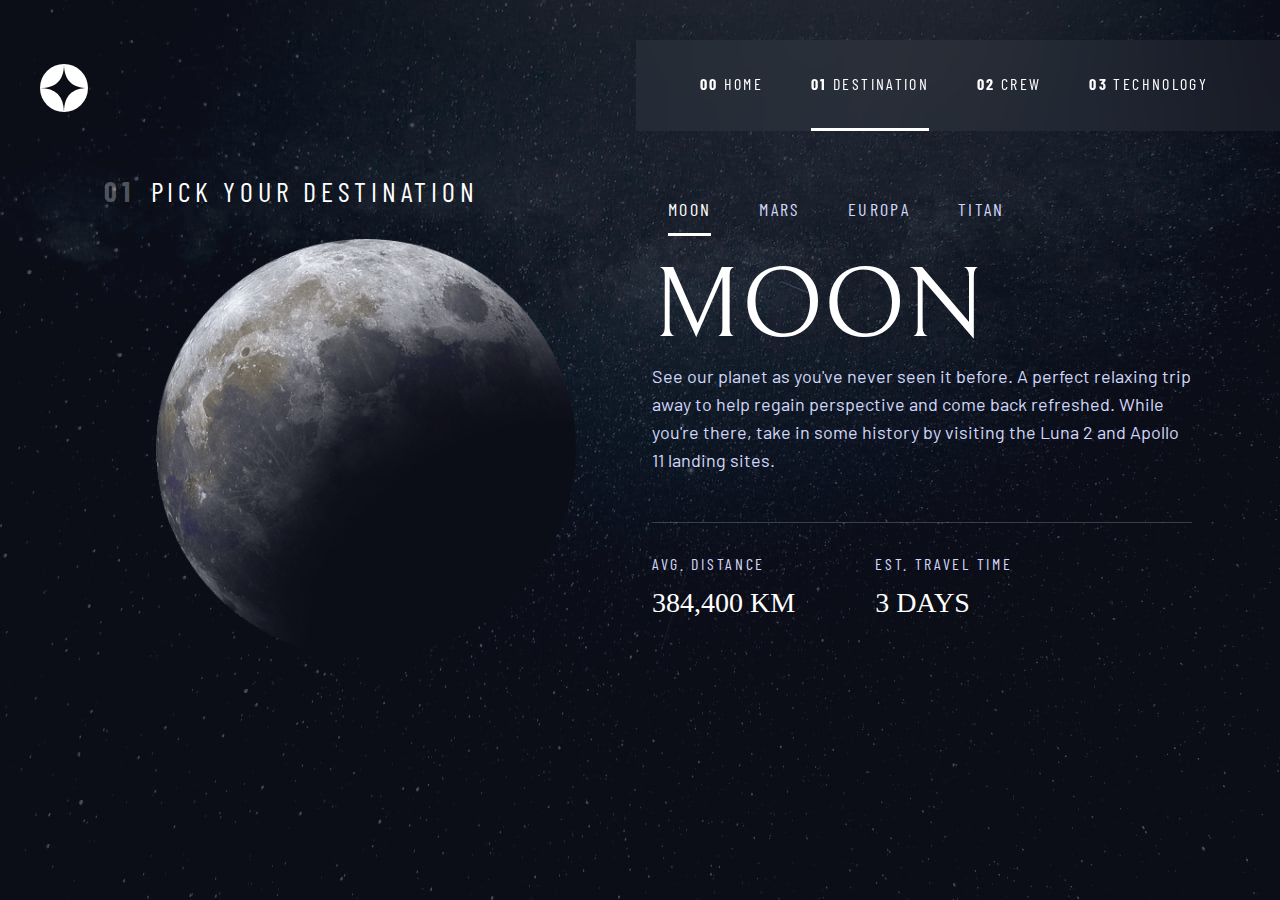
<file: destination-moon.html>
<!DOCTYPE html>
<html lang="en">
<head>
  <meta charset="UTF-8">
  <meta name="viewport" content="width=device-width, initial-scale=1.0">

  <link rel="icon" type="image/png" sizes="32x32" href="./assets/favicon-32x32.png">
  <link rel="stylesheet" href="index.css">

  <!-- Google Fonts -->
  <link rel="preconnect" href="https://fonts.googleapis.com">
  <link rel="preconnect" href="https://fonts.gstatic.com" crossorigin>
  <link href="https://fonts.googleapis.com/css2?family=Barlow&family=Barlow+Condensed:wght@400;700&family=Bellefair&display=swap" rel="stylesheet">
  
  <title>Frontend Mentor | Space tourism website</title>
</head>
<body class="destination">
  <header class="primary-header | flex">
      <div>
        <a href="index.html">
          <img src="./assets/shared/logo.svg" alt="space tourism logo" class="logo">
        </a>      
      </div>
      <button class="mobile-nav-toggle" aria-controls="primary-navigation"><span class="sr-only" aria-expanded="false">Menu</span></button> 
      <nav>
        <ul class="primary-navigation | flex nav-link-underline" id="primary-navigation" data-visible="false">          
          <li class="nav-link | uppercase text-light-cream fs-nav-text ff-body-condensed" aria-selected="false"><a href="index.html"><span aria-hidden="true" class="nav-span | fw-bold">00</span> Home</a></li>
          <li class="nav-link | active uppercase text-light-cream fs-nav-text ff-body-condensed" aria-selected="true"><a href="destination-moon.html"><span aria-hidden="true" class="nav-span | fw-bold">01</span> Destination</a></li>
          <li class="nav-link | uppercase text-light-cream fs-nav-text ff-body-condensed" aria-selected="false"><a href="crew-commander.html"><span aria-hidden="true" class="nav-span | fw-bold">02</span> Crew</a></li>
          <li class="nav-link | uppercase text-light-cream fs-nav-text ff-body-condensed" aria-selected="false"><a href="technology-vehicle.html"><span aria-hidden="true" class="nav-span | fw-bold">03</span> Technology</a></li>
        </ul>
      </nav>
  </header>

  <main id="main">
    <section class="grid-container grid-container--destination | flow">
      <div class="intro-text">
        <h1 class="destination-title | uppercase text-light-cream ff-body-condensed fs-400 fw-regular ls-med"><span aria-hidden="true" class="destination-span | fw-bold">01</span>Pick your destination</h1>
        <picture>
          <img class="destination-img" src="./assets/destination/image-moon.png" alt="The moon">
        </picture>
      </div>

      <div class="destination-text">
        <ul class="tab-list | flex nav-link-underline fs-300" id="secondary-navigation">
          <li class="tab-link nav-link | active uppercase text-light-purple fs-nav-text ff-body-condensed ls-sm" aria-selected="true"><a href="destination-moon.html">Moon</a></li>
          <li class="tab-link nav-link | uppercase text-light-purple fs-nav-text ff-body-condensed ls-sm" aria-selected="false"><a href="destination-mars.html">Mars</a></li>
          <li class="tab-link nav-link | uppercase text-light-purple fs-nav-text ff-body-condensed ls-sm" aria-selected="false"><a href="destination-europa.html">Europa</a></li>
          <li class="tab-link nav-link | uppercase text-light-purple fs-nav-text ff-body-condensed ls-sm" aria-selected="false"><a href="destination-titan.html">Titan</a></li>
        </ul>
        <h2 class="destination-name | text-light-cream fs-800 uppercase fw-regular ff-heading">Moon</h2>
        <p class="destination-details text-light-purple ff-body fs-300">See our planet as you've never seen it before. A perfect relaxing trip away to help 
          regain perspective and come back refreshed. While you're there, take in some history 
          by visiting the Luna 2 and Apollo 11 landing sites.
        </p>

        <div class="destination-info | flex text-light-cream">
          <div>
            <h3 class="text-light-purple uppercase ff-body-condensed fs-200 fw-regular">Avg. distance</h3>
            <p class="uppercase">384,400 km</p>
          </div>
          <div>
            <h3 class="text-light-purple uppercase ff-body-condensed fs-200 fw-regular">Est. travel time</h3>
            <p class="uppercase">3 days</p>
        </div>
      </div>
    </section>
  </main>

  <script src="index.js"></script>
</body>
</html>
</file>
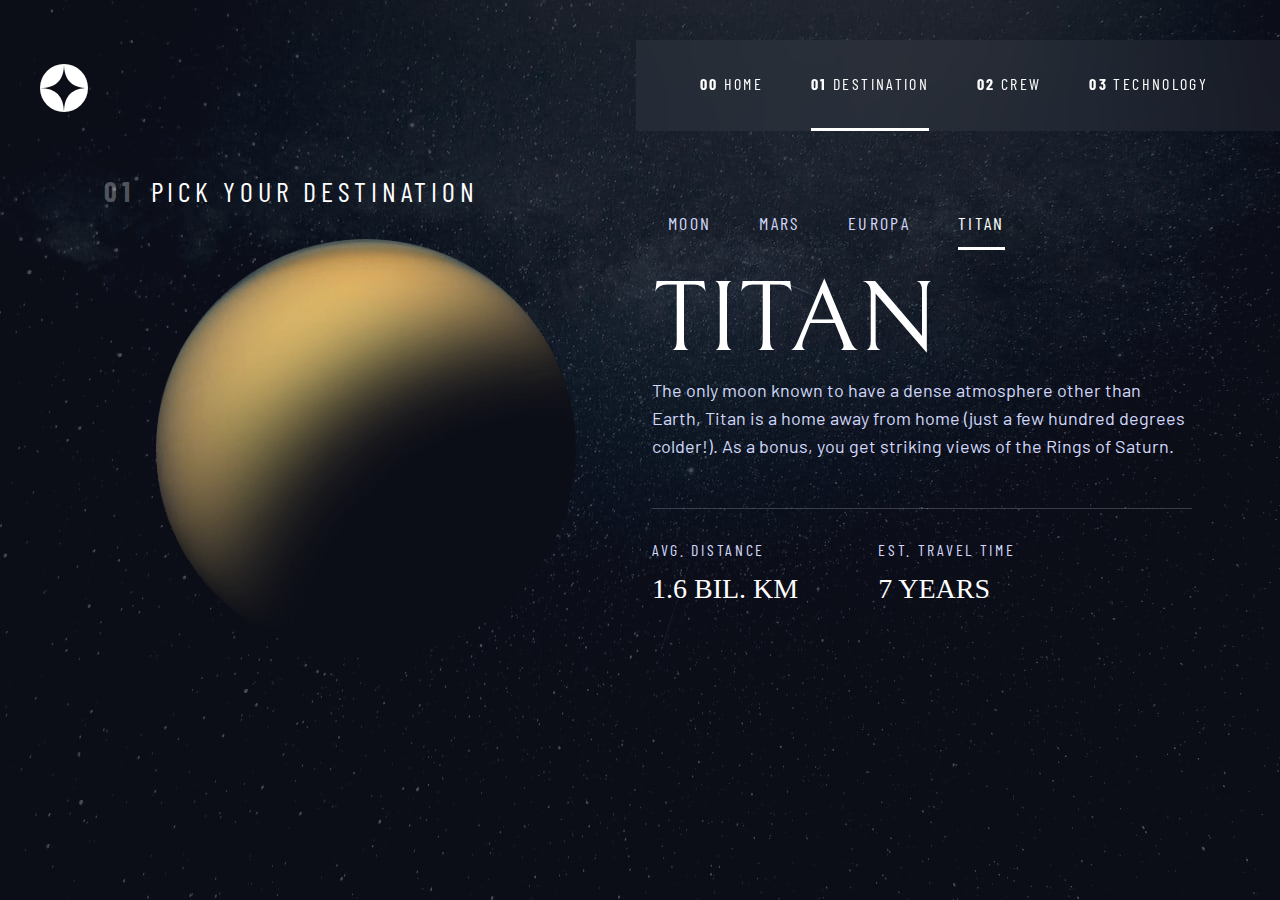
<file: destination-titan.html>
<!DOCTYPE html>
<html lang="en">
<head>
  <meta charset="UTF-8">
  <meta name="viewport" content="width=device-width, initial-scale=1.0">

  <link rel="icon" type="image/png" sizes="32x32" href="./assets/favicon-32x32.png">
  <link rel="stylesheet" href="index.css">

  <!-- Google Fonts -->
  <link rel="preconnect" href="https://fonts.googleapis.com">
  <link rel="preconnect" href="https://fonts.gstatic.com" crossorigin>
  <link href="https://fonts.googleapis.com/css2?family=Barlow&family=Barlow+Condensed:wght@400;700&family=Bellefair&display=swap" rel="stylesheet">
  
  <title>Frontend Mentor | Space tourism website</title>
</head>
<body class="destination">
  <header class="primary-header | flex">
      <div>
        <a href="index.html">
          <img src="./assets/shared/logo.svg" alt="space tourism logo" class="logo">
        </a>      
      </div>
      <button class="mobile-nav-toggle" aria-controls="primary-navigation"><span class="sr-only" aria-expanded="false">Menu</span></button> 
      <nav>
        <ul class="primary-navigation | flex nav-link-underline" id="primary-navigation" data-visible="false">          
          <li class="nav-link | uppercase text-light-cream fs-nav-text ff-body-condensed" aria-selected="false"><a href="index.html"><span aria-hidden="true" class="nav-span | fw-bold">00</span> Home</a></li>
          <li class="nav-link | active uppercase text-light-cream fs-nav-text ff-body-condensed" aria-selected="true"><a href="destination-moon.html"><span aria-hidden="true" class="nav-span | fw-bold">01</span> Destination</a></li>
          <li class="nav-link | uppercase text-light-cream fs-nav-text ff-body-condensed" aria-selected="false"><a href="crew-commander.html"><span aria-hidden="true" class="nav-span | fw-bold">02</span> Crew</a></li>
          <li class="nav-link | uppercase text-light-cream fs-nav-text ff-body-condensed" aria-selected="false"><a href="technology-vehicle.html"><span aria-hidden="true" class="nav-span | fw-bold">03</span> Technology</a></li>
        </ul>
      </nav>
  </header>

  <main id="main">
    <section class="grid-container grid-container--destination | flow">
      <div class="intro-text">
        <h1 class="destination-title | uppercase text-light-cream ff-body-condensed fs-400 fw-regular ls-med"><span aria-hidden="true" class="destination-span | fw-bold">01</span>Pick your destination</h1>
        <picture>
          <img class="destination-img" src="./assets/destination/image-titan.png" alt="The moon">
        </picture>
      </div>

      <div>
        <ul class="tab-list | flex nav-link-underline fs-300" id="secondary-navigation">
          <li class="tab-link nav-link | uppercase text-light-purple fs-nav-text ff-body-condensed ls-sm" aria-selected="false"><a href="destination-moon.html">Moon</a></li>
          <li class="tab-link nav-link | uppercase text-light-purple fs-nav-text ff-body-condensed ls-sm" aria-selected="false"><a href="destination-mars.html">Mars</a></li>
          <li class="tab-link nav-link | uppercase text-light-purple fs-nav-text ff-body-condensed ls-sm" aria-selected="false"><a href="destination-europa.html">Europa</a></li>
          <li class="tab-link nav-link | active uppercase text-light-purple fs-nav-text ff-body-condensed ls-sm" aria-selected="true"><a href="destination-titan.html">Titan</a></li>
        </ul>
        <h2 class="destination-name | text-light-cream fs-800 uppercase fw-regular ff-heading">Titan</h2>
        <p class="destination-details text-light-purple ff-body fs-300">The only moon known to have a dense atmosphere other than Earth, Titan 
          is a home away from home (just a few hundred degrees colder!). As a 
          bonus, you get striking views of the Rings of Saturn.
        </p>

        <div class="destination-info | flex text-light-cream">
          <div>
            <h3 class="text-light-purple uppercase ff-body-condensed fw-regular fs-200">Avg. distance</h3>
            <p class="uppercase">1.6 bil. km</p>
          </div>
          <div>
            <h3 class="text-light-purple uppercase ff-body-condensed fw-regular fs-200">Est. travel time</h3>
            <p class="uppercase">7 years</p>
        </div>
      </div>
    </section>
  </main>

  <script src="index.js"></script>
</body>
</html>
</file>
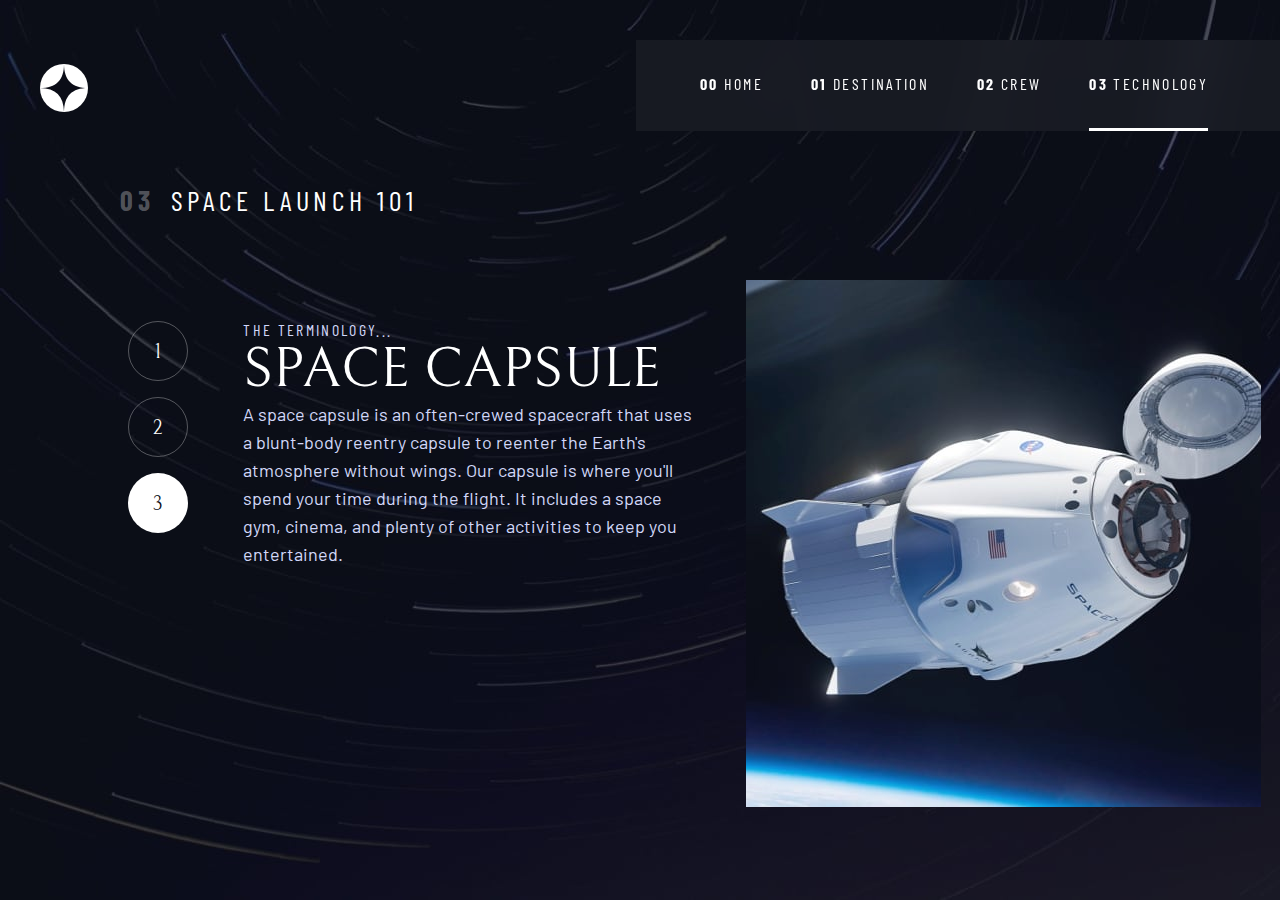
<file: technology-capsule.html>
<!DOCTYPE html>
<html lang="en">
<head>
  <meta charset="UTF-8">
  <meta name="viewport" content="width=device-width, initial-scale=1.0">

  <link rel="icon" type="image/png" sizes="32x32" href="./assets/favicon-32x32.png">
  <link rel="stylesheet" href="index.css">

  <!-- Google Fonts -->
  <link rel="preconnect" href="https://fonts.googleapis.com">
  <link rel="preconnect" href="https://fonts.gstatic.com" crossorigin>
  <link href="https://fonts.googleapis.com/css2?family=Barlow&family=Barlow+Condensed:wght@400;700&family=Bellefair&display=swap" rel="stylesheet">
  
  <title>Frontend Mentor | Space tourism website</title>
</head>
<body class="tech">
  <header class="primary-header | flex">
      <div>
        <a href="index.html">
          <img src="./assets/shared/logo.svg" alt="space tourism logo" class="logo">
        </a>      
      </div>
      <button class="mobile-nav-toggle" aria-controls="primary-navigation"><span class="sr-only" aria-expanded="false">Menu</span></button> 
      <nav>
        <ul class="primary-navigation | flex nav-link-underline" id="primary-navigation" data-visible="false">          
          <li class="nav-link | uppercase text-light-cream fs-nav-text ff-body-condensed" aria-selected="false"><a href="index.html"><span aria-hidden="true" class="nav-span | fw-bold">00</span> Home</a></li>
          <li class="nav-link | uppercase text-light-cream fs-nav-text ff-body-condensed" aria-selected="false"><a href="destination-moon.html"><span aria-hidden="true" class="nav-span | fw-bold">01</span> Destination</a></li>
          <li class="nav-link | uppercase text-light-cream fs-nav-text ff-body-condensed" aria-selected="false"><a href="crew-commander.html"><span aria-hidden="true" class="nav-span | fw-bold">02</span> Crew</a></li>
          <li class="nav-link | active uppercase text-light-cream fs-nav-text ff-body-condensed" aria-selected="true"><a href="technology-vehicle.html"><span aria-hidden="true" class="nav-span | fw-bold">03</span> Technology</a></li>
        </ul>
      </nav>
  </header>

  <main id="main">
    <section class="grid-container grid-container--tech | flow">
      <div class="intro-text">
        <h1 class="tech-title | uppercase text-light-cream ff-body-condensed fs-400 ls-med fw-regular"><span aria-hidden="true" class="tech-span | fw-bold">03</span>Space launch 101</h1>
      </div>
      
      <ul class="selection-dots | flex" aria-label="Technology terminology list">
        <li class="ff-heading text-light-cream fs-400" aria-selected="false"><a href="technology-vehicle.html"><span class="selection-dot">1</span></a></li>
        <li class="ff-heading text-light-cream fs-400" aria-selected="false"><a href="technology-spaceport.html"><span class="selection-dot">2</span></a></li>
        <li class="ff-heading text-light-cream fs-400" aria-selected="true"><a href="technology-capsule.html"><span class="selection-dot">3</span></a></li>
      </ul>

      <div class="tech-details">
        <h2 class="uppercase fw-regular ff-body-condensed text-light-purple fs-200">The terminology...</h2>
        <h3 class="fs-600 fw-regular ff-heading text-light-cream uppercase">Space capsule</h3>
        <p class="text-light-purple ff-body fs-300 fw-regular">A space capsule is an often-crewed spacecraft that uses a blunt-body reentry 
          capsule to reenter the Earth's atmosphere without wings. Our capsule is where 
          you'll spend your time during the flight. It includes a space gym, cinema, 
          and plenty of other activities to keep you entertained.
        </p>
      </div>
      <picture class="tech-image">
        <source srcset="./assets/technology/image-space-capsule-portrait.jpg" media="(min-width: 60em)">
        <img src="./assets/technology/image-space-capsule-landscape.jpg" alt="Space capsule">
      </picture>
    </section>
  </main>

  <script src="index.js"></script>
</body>
</html>
</file>
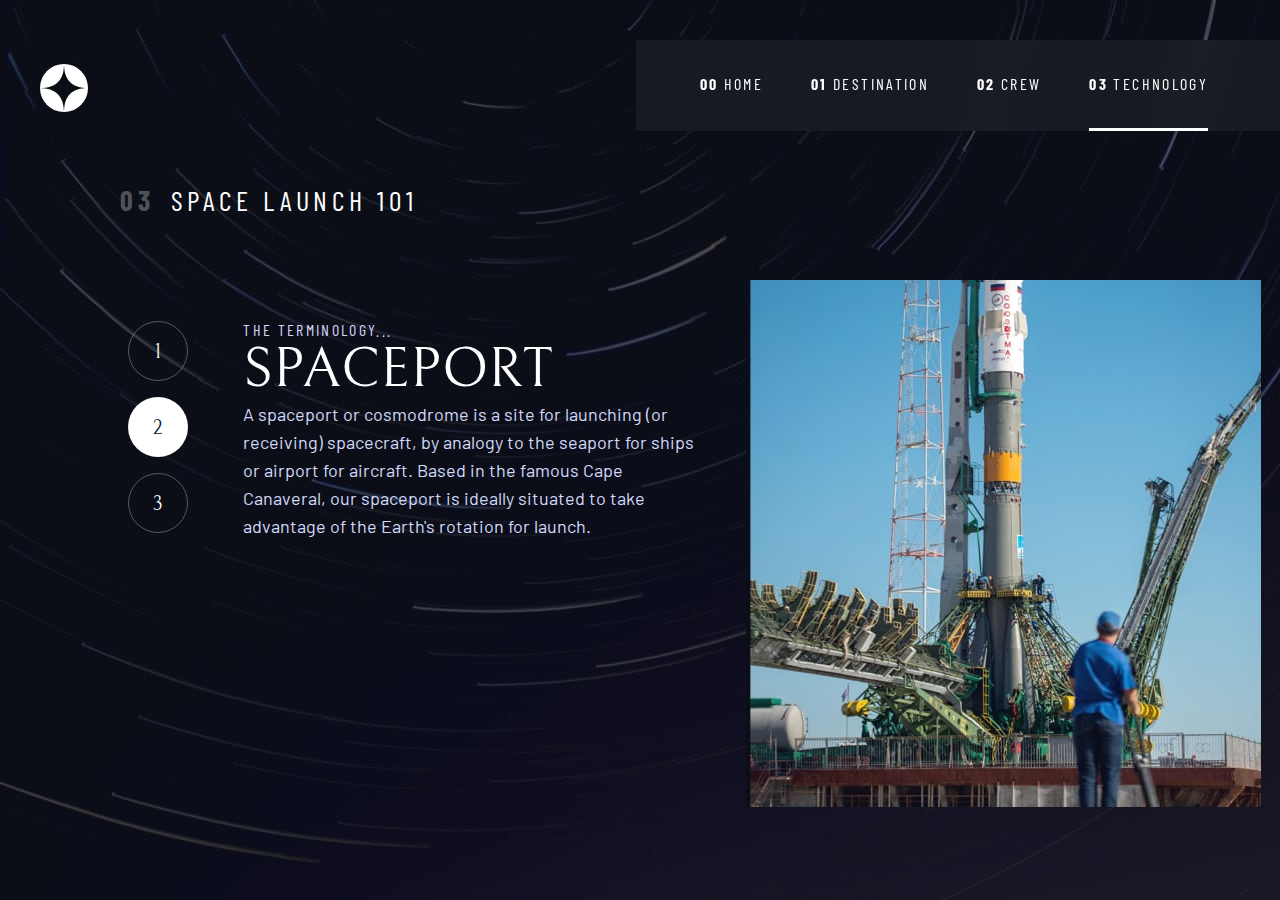
<file: technology-spaceport.html>
<!DOCTYPE html>
<html lang="en">
<head>
  <meta charset="UTF-8">
  <meta name="viewport" content="width=device-width, initial-scale=1.0">

  <link rel="icon" type="image/png" sizes="32x32" href="./assets/favicon-32x32.png">
  <link rel="stylesheet" href="index.css">

  <!-- Google Fonts -->
  <link rel="preconnect" href="https://fonts.googleapis.com">
  <link rel="preconnect" href="https://fonts.gstatic.com" crossorigin>
  <link href="https://fonts.googleapis.com/css2?family=Barlow&family=Barlow+Condensed:wght@400;700&family=Bellefair&display=swap" rel="stylesheet">
  
  <title>Frontend Mentor | Space tourism website</title>
</head>
<body class="tech">
  <header class="primary-header | flex">
      <div>
        <a href="index.html">
          <img src="./assets/shared/logo.svg" alt="space tourism logo" class="logo">
        </a>      
      </div>
      <button class="mobile-nav-toggle" aria-controls="primary-navigation"><span class="sr-only" aria-expanded="false">Menu</span></button> 
      <nav>
        <ul class="primary-navigation | flex nav-link-underline" id="primary-navigation" data-visible="false">          
          <li class="nav-link | uppercase text-light-cream fs-nav-text ff-body-condensed" aria-selected="false"><a href="index.html"><span aria-hidden="true" class="nav-span | fw-bold">00</span> Home</a></li>
          <li class="nav-link | uppercase text-light-cream fs-nav-text ff-body-condensed" aria-selected="false"><a href="destination-moon.html"><span aria-hidden="true" class="nav-span | fw-bold">01</span> Destination</a></li>
          <li class="nav-link | uppercase text-light-cream fs-nav-text ff-body-condensed" aria-selected="false"><a href="crew-commander.html"><span aria-hidden="true" class="nav-span | fw-bold">02</span> Crew</a></li>
          <li class="nav-link | active uppercase text-light-cream fs-nav-text ff-body-condensed" aria-selected="true"><a href="technology-vehicle.html"><span aria-hidden="true" class="nav-span | fw-bold">03</span> Technology</a></li>
        </ul>
      </nav>
  </header>

  <main id="main">
    <section class="grid-container grid-container--tech flow">
      <div class="intro-text">
        <h1 class="tech-title | uppercase text-light-cream ff-body-condensed fs-400 ls-med fw-regular"><span aria-hidden="true" class="tech-span | fw-bold">03</span>Space launch 101</h1>
      </div>
      
      <ul class="selection-dots | flex" aria-label="Technology terminology list">
        <li class="ff-heading text-light-cream fs-400" aria-selected="false"><a href="technology-vehicle.html"><span class="selection-dot">1</span></a></li>
        <li class="ff-heading text-light-cream fs-400" aria-selected="true"><a href="technology-spaceport.html"><span class="selection-dot">2</span></a></li>
        <li class="ff-heading text-light-cream fs-400" aria-selected="false"><a href="technology-capsule.html"><span class="selection-dot">3</span></a></li>
      </ul>

      <div class="tech-details">
        <h2 class="uppercase fw-regular ff-body-condensed text-light-purple fs-200">The terminology...</h2>
        <h3 class="fs-600 fw-regular ff-heading text-light-cream uppercase">Spaceport</h3>
        <p class="text-light-purple ff-body fs-300 fw-regular">A spaceport or cosmodrome is a site for launching (or receiving) spacecraft, 
          by analogy to the seaport for ships or airport for aircraft. Based in the 
          famous Cape Canaveral, our spaceport is ideally situated to take advantage 
          of the Earth's rotation for launch.
        </p>
      </div>

      <picture class="tech-image">
        <source srcset="./assets/technology/image-spaceport-portrait.jpg" media="(min-width: 60em)">
        <img src="./assets/technology/image-spaceport-landscape.jpg" alt="Spaceport">
      </picture>
    </section>
  </main>

  <script src="index.js"></script>
</body>
</html>
</file>
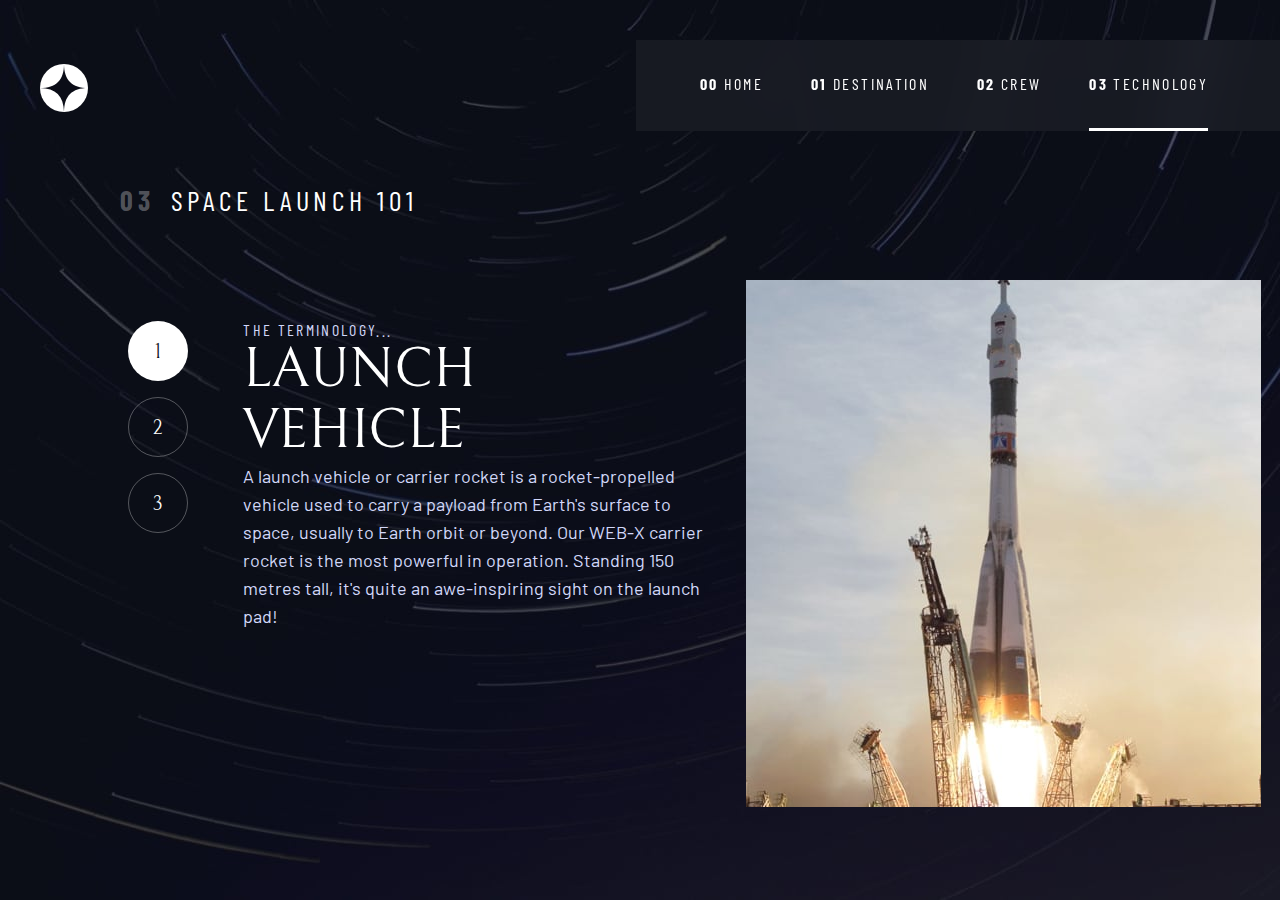
<file: technology-vehicle.html>
<!DOCTYPE html>
<html lang="en">
<head>
  <meta charset="UTF-8">
  <meta name="viewport" content="width=device-width, initial-scale=1.0">

  <link rel="icon" type="image/png" sizes="32x32" href="./assets/favicon-32x32.png">
  <link rel="stylesheet" href="index.css">

  <!-- Google Fonts -->
  <link rel="preconnect" href="https://fonts.googleapis.com">
  <link rel="preconnect" href="https://fonts.gstatic.com" crossorigin>
  <link href="https://fonts.googleapis.com/css2?family=Barlow&family=Barlow+Condensed:wght@400;700&family=Bellefair&display=swap" rel="stylesheet">
  
  <title>Frontend Mentor | Space tourism website</title>
</head>
<body class="tech">
  <header class="primary-header | flex">
      <div>
        <a href="index.html">
          <img src="./assets/shared/logo.svg" alt="space tourism logo" class="logo">
        </a>      
      </div>
      <button class="mobile-nav-toggle" aria-controls="primary-navigation"><span class="sr-only" aria-expanded="false">Menu</span></button> 
      <nav>
        <ul class="primary-navigation | flex nav-link-underline" id="primary-navigation" data-visible="false">          
          <li class="nav-link | uppercase text-light-cream fs-nav-text ff-body-condensed" aria-selected="false"><a href="index.html"><span aria-hidden="true" class="nav-span | fw-bold">00</span> Home</a></li>
          <li class="nav-link | uppercase text-light-cream fs-nav-text ff-body-condensed" aria-selected="false"><a href="destination-moon.html"><span aria-hidden="true" class="nav-span | fw-bold">01</span> Destination</a></li>
          <li class="nav-link | uppercase text-light-cream fs-nav-text ff-body-condensed" aria-selected="false"><a href="crew-commander.html"><span aria-hidden="true" class="nav-span | fw-bold">02</span> Crew</a></li>
          <li class="nav-link | active uppercase text-light-cream fs-nav-text ff-body-condensed" aria-selected="true"><a href="technology-vehicle.html"><span aria-hidden="true" class="nav-span | fw-bold">03</span> Technology</a></li>
        </ul>
      </nav>
  </header>

  <main id="main">
    <section class="grid-container grid-container--tech flow">
      <div class="intro-text">
        <h1 class="tech-title uppercase text-light-cream ff-body-condensed fs-400 ls-med fw-regular"><span aria-hidden="true" class="tech-span | fw-bold">03</span>Space launch 101</h1>
      </div>
      
      <ul class="selection-dots | flex" aria-label="Technology terminology list">
        <li class="ff-heading text-light-cream fs-400" aria-selected="true"><a href="technology-vehicle.html"><span class="selection-dot">1</span></a></li>
        <li class="ff-heading text-light-cream fs-400" aria-selected="false"><a href="technology-spaceport.html"><span class="selection-dot">2</span></a></li>
        <li class="ff-heading text-light-cream fs-400" aria-selected="false"><a href="technology-capsule.html"><span class="selection-dot">3</span></a></li>
      </ul>

      <div class="tech-details">
        <h2 class="uppercase fw-regular ff-body-condensed text-light-purple fs-200">The terminology...</h2>
        <h3 class="fs-600 fw-regular ff-heading text-light-cream uppercase">Launch vehicle</h3>
        <p class="text-light-purple ff-body fs-300 fw-regular">A launch vehicle or carrier rocket is a rocket-propelled vehicle used to carry a 
          payload from Earth's surface to space, usually to Earth orbit or beyond. Our 
          WEB-X carrier rocket is the most powerful in operation. Standing 150 metres tall, 
          it's quite an awe-inspiring sight on the launch pad!
        </p>
      </div>

      <picture class="tech-image">
        <source srcset="./assets/technology/image-launch-vehicle-portrait.jpg" media="(min-width: 60em)">
        <img src="./assets/technology/image-launch-vehicle-landscape.jpg" alt="Launch vehicle">
      </picture>
    </section>
  </main>

  <script src="index.js"></script>
</body>
</html>
</file>
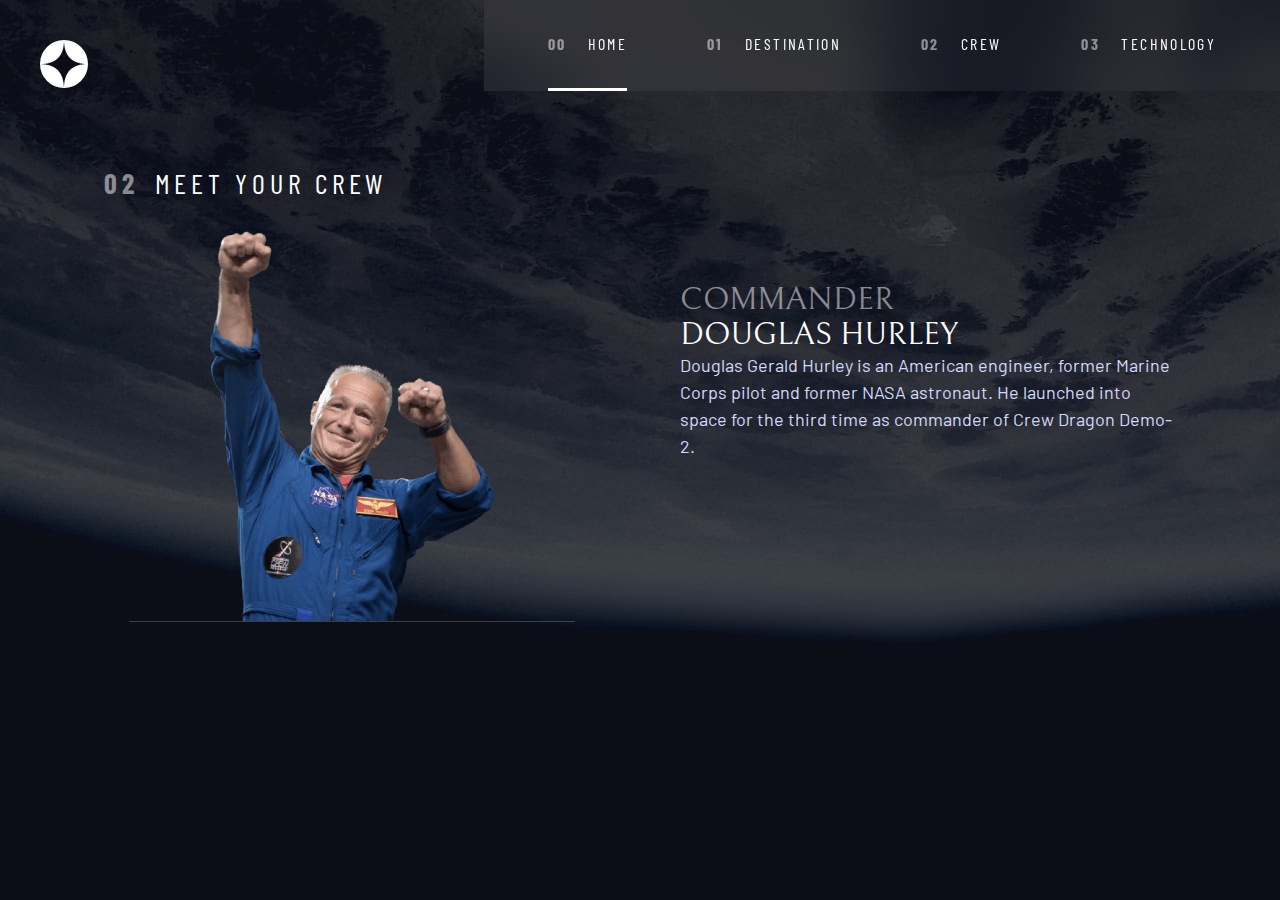
<file: starter-code/crew-commander.html>
<!DOCTYPE html>
<html lang="en">
<head>
  <meta charset="UTF-8">
  <meta name="viewport" content="width=device-width, initial-scale=1.0">

  <link rel="icon" type="image/png" sizes="32x32" href="./assets/favicon-32x32.png">
  <link rel="stylesheet" href="index.css">

  <!-- Google Fonts -->
  <link rel="preconnect" href="https://fonts.googleapis.com">
  <link rel="preconnect" href="https://fonts.gstatic.com" crossorigin>
  <link href="https://fonts.googleapis.com/css2?family=Barlow&family=Barlow+Condensed:wght@400;700&family=Bellefair&display=swap" rel="stylesheet">
  
  <title>Frontend Mentor | Space tourism website</title>
</head>
<body class="crew container">
  <header class="primary-header | flex">
      <div>
        <img src="./assets/shared/logo.svg" alt="space tourism logo" class="logo">
      </div>
      <button class="mobile-nav-toggle" aria-controls="primary-navigation"><span class="sr-only" aria-expanded="false">Menu</span></button> 
      <nav>
        <ul class="primary-navigation | flex nav-link-underline" id="primary-navigation" data-visible="true">
          <li class="nav-link | active uppercase text-light-cream fs-nav-text ff-body-condensed"><a href="index.html"><span aria-hidden="true" class="nav-span fw-bold">00</span> Home</a></li>
          <li class="nav-link | uppercase text-light-cream fs-nav-text ff-body-condensed"><a href="destination.html"><span aria-hidden="true" class="nav-span fw-bold">01</span> Destination</a></li>
          <li class="nav-link | uppercase text-light-cream fs-nav-text ff-body-condensed"><a href="crew.html"><span aria-hidden="true" class="nav-span fw-bold">02</span> Crew</a></li>
          <li class="nav-link | uppercase text-light-cream fs-nav-text ff-body-condensed"><a href="technology.html"><span aria-hidden="true" class="nav-span fw-bold">03</span> Technology</a></li>
        </ul>
      </nav>
  </header>

  <main id="main">
    <section class="grid-container grid-container--crew flow">
      <div class="intro-text">
        <h1 class="crew-title uppercase text-light-cream ff-body-condensed fs-400 ls-med"><span aria-hidden="true" class="crew-span | fw-bold">02</span>Meet your crew</h1>
        <img class="crew-img" src="./assets/crew/image-douglas-hurley.png" alt="Douglas Hurley">
      </div>
      <div>
        <div class="selection-dots">

        </div>
        <h2 class="crew-position | fs-500 uppercase fw-regular ff-heading">Commander</h2>
        <h3 class="crew-name | fs-600 fw-regular ff-heading text-light-cream uppercase">Douglas Hurley</h3>
        <p class="crew-description | text-light-purple ff-body fs-300 fw-regular">Douglas Gerald Hurley is an American engineer, former Marine Corps pilot 
          and former NASA astronaut. He launched into space for the third time as 
          commander of Crew Dragon Demo-2.
        </p>
    </section>
  </main>

  <script src="index.js"></script>
</body>
</html>
</file>
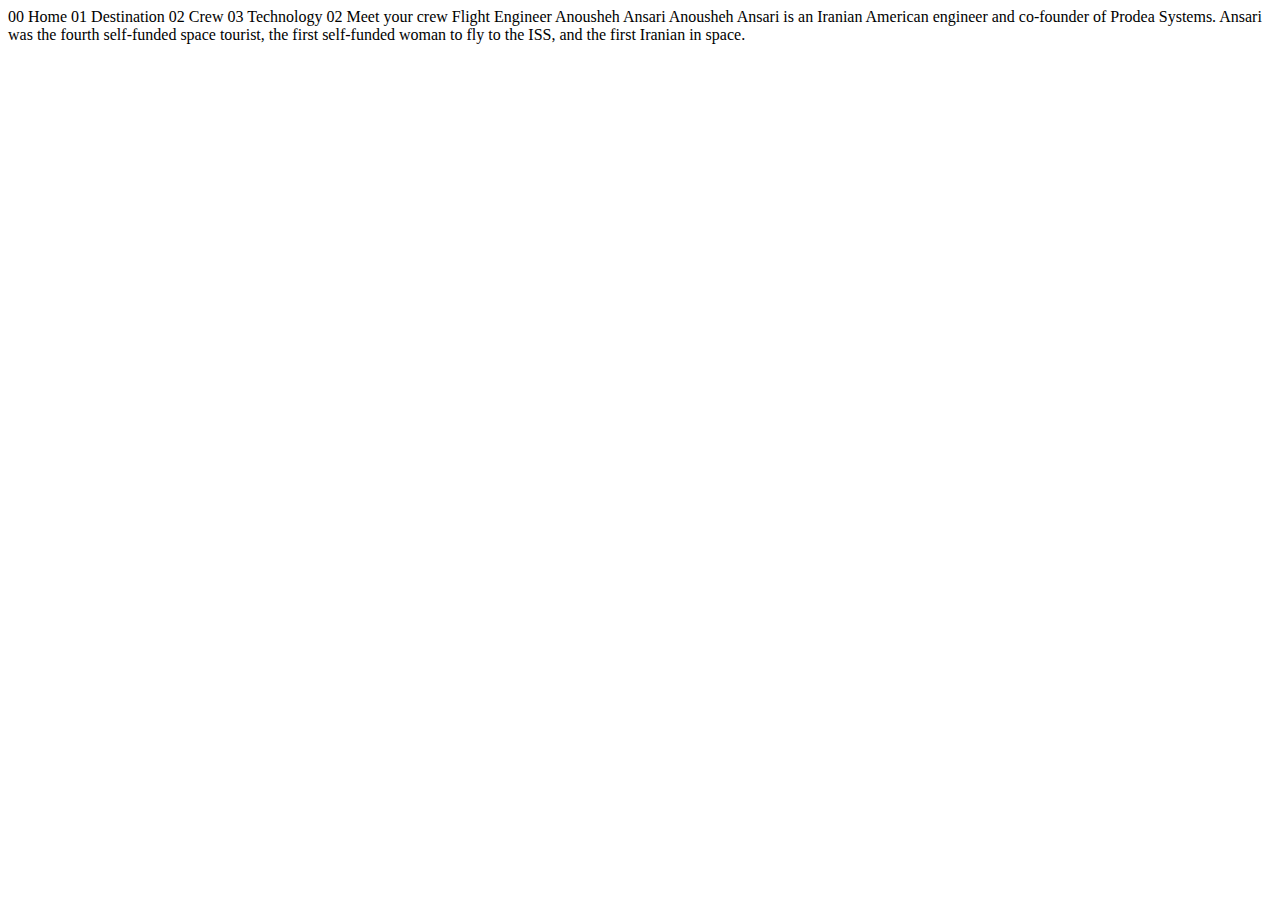
<file: starter-code/crew-engineer.html>
<!DOCTYPE html>
<html lang="en">
<head>
  <meta charset="UTF-8">
  <meta name="viewport" content="width=device-width, initial-scale=1.0">

  <link rel="icon" type="image/png" sizes="32x32" href="./assets/favicon-32x32.png">
  
  <title>Frontend Mentor | Space tourism website</title>
</head>
<body>

  00 Home
  01 Destination
  02 Crew
  03 Technology

  02 Meet your crew

  Flight Engineer
  Anousheh Ansari

  Anousheh Ansari is an Iranian American engineer and co-founder of Prodea Systems. 
  Ansari was the fourth self-funded space tourist, the first self-funded woman to 
  fly to the ISS, and the first Iranian in space. 
</body>
</html>
</file>
<file: index.css>
/* ------------------------- */
/* Custom properties */
/* ------------------------- */

:root {
    /* colors */
    --clr-dark-blue: 230 35% 7%; 
    --clr-light-purple: 231 77% 90%;
    --clr-light-cream: 0 0% 100%;

    /* font sizes */
    --fs-900: 5rem; /* 80px */
    --fs-800: 3.5em; /* 56px */
    --fs-700: 1.75rem; /* 28px */
    --fs-600: 1.5rem; /* 24px */
    --fs-500: 1.25rem; /* 20px */
    --fs-400: 1rem; /* 16px */
    --fs-300: 0.9375rem; /* 15px */ 
    --fs-200: 0.875rem; /* 14px */

    /* font-families */
    --ff-body-condensed: 'Barlow Condensed', sans-serif;
    --ff-heading: 'Bellefair', serif;
    --ff-body: 'Barlow', sans-serif;

    /* font weights */
    --fw-regular: 400;
    --fw-bold: 700;

    /* letter spacing */
    --ls-sm: 2.35px;
    --ls-med: 2.7px;
    --ls-lg: 3.38px;
    --ls-xl: 4.75px;

    /* line height */
    --lh-sm: 1.75rem; /* 28px */
    --lh-med: 2rem; /* 32px */
}

/* Tablets */
@media (min-width: 35em) {
    :root {
        --fs-900: 9.375rem; /* 150px */ 
        --fs-800: 5rem; /* 80px */
        --fs-700: 2.5rem; /* 40px */
        --fs-600: 2.5rem; /* 40px */
        --fs-500: 2rem; /* 32px */
        --fs-400: 1.5rem; /* 24px */ 
        --fs-300: 1rem; /* 16px */
        --fs-200: 1rem; /* 16px */
    }
}

/* Desktop */
@media (min-width: 45em) {
    :root {
        --fs-800: 6.25rem; /* 100px */
        --fs-700: 3.5rem; /* 56px */
        --fs-600: 3.5rem; /* 56px */
        --fs-400: 1.75rem; /* 28px */
        --fs-300: 1.125rem; /* 18px */ 
    }
}

/* ------------------------- */
/* CSS reset */
/* Credit: https://www.joshwcomeau.com/css/custom-css-reset/ */
/* ------------------------- */

/* Use a more-intuitive box-sizing model */
*, 
*::before, 
*::after {
    box-sizing: border-box;
}

/* Set default font size to user's preferences to allow for proper rem/em sizing */
:root {
    font-size: 100%;
}

/* Remove default margin*/
* {
    margin: 0;
}

/* Allow percentage-based heights in the application */
html, body {
    height: 100%;
}

/* Typographic tweaks! Add accessible line-height, improve text rendering */
body {
    line-height: 1.5;
    -webkit-font-smoothing: antialiased;
    min-height: 100vh;
}

/* Improve media defaults */
img, picture, video, canvas, svg {
    display: block;
    max-width: 100%;
}

/* Remove default styling on a */
a {
    text-decoration: none;
    color: inherit;
}

/* Remove built-in form typography styles */
input, button, textarea, select {
    font: inherit;
}

/* Avoid text overflows and set default font-weight */
p, h1, h2, h3, h4, h5, h6 {
    overflow-wrap: break-word;
    line-height: var(--lh-sm);    
}

/* Removes left padding on unordered lists */
ul {
    padding-left: 0;
}

/* Removes list style from li elements */
li {
    list-style: none;
}

/* Smaller line height for larger font sizes */
h1, h2, h3 {
    line-height: 1.1;
}

/* Remove animations for people who've turned them off */
@media (prefers-reduced-motion: reduce) {
    *,
    *::before,
    *::after {
        animation-duration: 0.01ms !important;
        animation-iteration-count: 1 !important;
        transition-duration: 0.01ms !important;
        scroll-behavior: auto !important;
    }
}

/* ------------------------- */
/* Utility classes */
/* ------------------------- */

/* general */ 
.flex {
    display: flex;
    gap: 1rem;
}

/* screen reader only, visually hides content for sighted users, but keep
that content in the page so that users with assisted technologies can see
more descriptive text  */ 
.sr-only { 
    position: absolute;
    width: 1px;
    height: 1px;
    padding: 0;
    margin: -1px;
    overflow: hidden;
    clip: rect(0, 0, 0, 0);
    white-space: nowrap; /* added line */
    border: 0;
}

/* colors */
.bg-dark-blue { background-color: hsl( var(--clr-dark-blue) );}
.bg-light-purple {background-color: hsl( var(--clr-light-purple) );}
.bg-light-cream {background-color: hsl(var(--clr-light-cream) );}

.text-dark-blue {color: hsl( var(--clr-dark-blue) );}
.text-light-purple {color: hsl( var(--clr-light-purple) );}
.text-light-cream {color: hsl( var(--clr-light-cream) );}

 /* typography */
.ff-body { font-family: var(--ff-body);}
.ff-body-condensed { font-family: var(--ff-body-condensed);}
.ff-heading { font-family: var(--ff-heading);}
.ff-nav-text { font-family: var(--ff-body);}

.uppercase { text-transform: uppercase; }

.fs-900 {font-size: var(--fs-900);}
.fs-800 {font-size: var(--fs-800);}
.fs-700 {font-size: var(--fs-700);}
.fs-600 {font-size: var(--fs-600);}
.fs-500 {font-size: var(--fs-500);}
.fs-400 {font-size: var(--fs-400);}
.fs-300 {font-size: var(--fs-300);}
.fs-200 {font-size: var(--fs-200);}

.fw-regular {font-weight: var(--fw-regular);}
.fw-bold {font-weight: var(--fw-bold);}

.ls-sm {letter-spacing: var(--ls-sm);}
.ls-med {letter-spacing: var(--ls-med);}
 
/* ------------------------- */
/* Homepage styling */
/* ------------------------- */

/* General styling (mobile-first) */
.home, .crew, .destination, .tech {
    height: 100vh;
    background-size: cover;
    background-repeat: no-repeat;
    background-image: url('./assets/home/background-home-mobile.jpg');
    padding: 1.5rem;
}

.grid-container {
    display: grid;
    text-align: center;
    height: 100%;
    place-items: center;
    gap: 5rem;
}

.home> *:where(:not(:first-child)) {
    margin-top: 4rem;
}

/* Explore button */
.explore-button {
    border-radius: 50%;
    aspect-ratio: 1;
    border: none;
    padding: 2rem;
    position: relative;
    display: grid;
    place-items: center;
    margin: 0 auto;
}

.explore-button::after {
    content: '';
    background-color: hsl(var(--clr-light-cream) / 0.25);
    position: absolute;
    width: 100%;
    height: 100%;
    border-radius: inherit;
    transition: transform 500ms ease-in-out;
}

.explore-button:hover::after,
.explore-button:active::after {
    transform: scale(1.5); /* animation on width and height is taxing for browser and could lead to overflows, so this is a better option */
}

/* Tablet */
@media (min-width: 35em) {
    .home {
        background-image: url('./assets/home/background-home-tablet.jpg');
    }

    .nav-span {
        display: none;
    }

    /* .grid-container {
        gap: 5rem;
    } */

    .intro-text h1 {
        letter-spacing: var(--ls-lg);
    }

    .intro-text p {
        max-width: 65%;
        margin: 0 auto;
        line-height: var(--lh-sm);
    }
}

/* Desktop */
@media (min-width: 60em) {
    .home {
        background-image: url('./assets/home/background-home-desktop.jpg');
    }

    .grid-container--home {
        grid-template-columns: repeat(5, 1fr);
        align-items: end;
    }

    .grid-container--home > .intro-text { 
        grid-area: content;
    }

    .grid-container--home > .button { 
        grid-area: button;
    }


    .grid-container--home {
        grid-template-areas: 
            '. content . button .';
    }
    
    .explore-button {
        padding: 4rem;
    }

    .intro-text {
        text-align: left;
    }

    .intro-text h1 {
        letter-spacing: var(--ls-xl);
    }

    .intro-text p {
        max-width: 100%;
        margin-left: 0;
        line-height: var(--lh-med);
    }
}

/* ------------------------- */
/* Navigation styling */
/* ------------------------- */

/* Mobile nav */
@media (max-width: 44em) {
    .primary-navigation[data-visible="true"] {
        transform: translateX(0);
    } 

    .primary-navigation {
        flex-direction: column;
        --gap: 3rem;
        text-align: left;
        inset: 0 0 0 35%;
        background: hsl(var(--clr-light-cream)) / 0.3;
        backdrop-filter: blur(1.5rem);
        position: absolute;
        z-index: 100;
        padding: 5rem 2rem;
        transform: translateX(100%);
        transition: transform 500ms ease-in-out;
    }

    .mobile-nav-toggle {
        display: block; 
        position: absolute;
        z-index: 2000;
        right: 1.5rem;
        top: 2rem;
        background: transparent;
        border: none;
        background-image: url('./assets/shared/icon-hamburger.svg');
        width: 1.5rem;
        aspect-ratio: 1;
        background-repeat: no-repeat;
    }
    
    .mobile-nav-toggle[aria-expanded="true"] {
        background-image: url('./assets/shared/icon-close.svg');
    }
    .primary-header {
        align-items: center;
    }
}

/* Tablet nav */
@media (min-width: 44em) {
    .logo {
        padding-left: 1rem;
    }

    .primary-navigation {
        flex-direction: row;
        --gap: 3rem;
        background-color: hsl(var(--clr-light-cream) / 0.05);
        backdrop-filter: blur(1.5rem);
        position: absolute;
        top: 0;
        right: 0;
        z-index: 100;
        padding: 0 3.5rem 0 3rem;;
        letter-spacing: var(--ls-sm);
    }

    .nav-link {
        padding: 2rem 0;
    }

    .nav-link-underline > * {
        cursor: pointer;
        border-bottom: 0.2rem solid hsl(var(--clr-light-cream) / 0);
    }  
    
    .nav-link-underline > *:hover,
    .nav-link-underline > *:focus {
        cursor: pointer;
        border-color: hsl(var(--clr-light-cream) / 0.5);
    } 
    
    .nav-link-underline > .active,
    .nav-link-underline > [aria-selected="true"] {
        border-color: hsl(var(--clr-light-cream) / 1);
        color: hsl(var(--clr-light-cream));
    }
    
    .mobile-nav-toggle {
        display: none;
    }

    .home > .primary-header {
        justify-content: space-between;
        align-items: center;
    }
}

/* Desktop nav */
@media (min-width: 60em) {
    .logo {
        padding-top: 2.5rem;
    }

    .primary-navigation {
        top: 2.5rem;
    }

    .home {
        background-image: url('./assets/home/background-home-desktop.jpg');
    }

    .nav-link {
        padding: 2rem 0;
        margin: 0 1rem;
    }

    .nav-span {
        display: inline;
    }
}

/* ------------------------- */
/* Destination page */
/* ------------------------- */

.destination {
    background-image: url('./assets/destination/background-destination-mobile.jpg');
}

.destination .destination-span {
    display: inline;
    padding-right: 1rem;
    color:hsl( var(--clr-light-cream) / 0.3 );
}

.destination-info h3 {
    letter-spacing: var(--ls-sm);
}

.destination-img {
    margin-inline: auto;
    max-width: 60%;
}

.destination-title {
    padding-top: 2rem;
}

.destination-details {
    max-width: 100%;
    margin-inline: auto;
}

.destination-info {
    flex-direction: column;
    gap: 2rem;
    border-top: 1px solid hsl(var(--clr-light-cream) / 0.2);
    padding-top: 2rem;
    margin-top: 2rem;
}

.grid-container.grid-container--destination {
    gap: 1.5rem;
}

.grid-container--destination .destination-img {
    margin-top: 2rem;
}   

.destination-name {
    margin-top: 1rem;
}

.destination-info p {
    margin-top: 0.3rem;
    font-size: 1.75rem;
}

.tab-list.nav-link-underline > * {
    cursor: pointer;
    border-bottom: 0.2rem solid hsl(var(--clr-light-cream) / 0);
}  

.tab-list.nav-link-underline > *:hover,
.tab-list.nav-link-underline > *:focus {
    cursor: pointer;
    border-color: hsl(var(--clr-light-cream) / 0.5);
} 

.tab-list.nav-link-underline > .active,
.tab-list.nav-link-underline > [aria-selected="true"] {
    border-color: hsl(var(--clr-light-cream) / 1);
    color: hsl(var(--clr-light-cream));
}

@media (min-width: 35em) {
    .destination {
        background-image: url('./assets/destination/background-destination-tablet.jpg');
    }

    .intro-text {
        width: 100%;
        padding-left: 1rem;
    }

    .destination-img {
        max-widtH: 40%;
    }

    .destination-info {
        flex-direction: row;
        gap: 5rem;
        margin-top: 3rem;
        max-width: 80%;
        margin-inline: auto;
    }

    .destination-title {
        text-align: left;
    }

    .destination-details {
        max-width: 80%;
    } 

    .destination-info p {
        margin-top: 1rem;
    }

    .destination-info h3 {
        letter-spacing: var(--ls-med);
    }     
    
    .destination > *:where(:not(:first-child)) {
        margin-top: 2rem;
    }

    .tab-link.nav-link {
        padding: 0.5rem 0;
    }
}

@media (min-width: 60em) {
    .destination {
        background-image: url('./assets/destination/background-destination-desktop.jpg');
    }

    .destination-title {
        text-align: left;
    }

    .tab-list {
        margin: none;
    }

    .grid-container--destination {
        text-align: left;
        grid-template-columns: repeat(2, 1fr);
        padding-inline: 4rem;
    }

    .destination-img {
        max-width: 80%;
    }

    .tab-list, .destination-info {
        justify-content: left;
        max-width: 100%;
        line-height: var(--lh-med);
    }

    .destination-details {
        max-width: 100%;
    } 
}

/* ------------------------- */
/* Crew page */
/* ------------------------- */

.crew {
    background-image: url('./assets/crew/background-crew-mobile.jpg');
}

.grid-container--crew > .intro-text { 
    grid-area: title;
}

.grid-container--crew > .selection-dots { 
    grid-area: tabs;
}

.grid-container--crew > .crew-details { 
    grid-area: content;
}

.grid-container--crew > .crew-img { 
    grid-area: image;
    width: 100%;
    padding-inline: 5.5rem;
    border-bottom: 1px solid hsl(var(--clr-light-cream) / 0.2);
}

.grid-container--crew {
    gap: 2rem;
    grid-template-areas: 
        'title'
        'image'
        'tabs'
        'content';
}

.crew .crew-span {
    display: inline;
    padding-right: 1rem;
    color:hsl( var(--clr-light-cream) / 0.3 );
}

.crew-position {
    color: hsl( var(--clr-light-cream) / 0.5 );
}

.selection-dots > * {
    cursor: pointer;
    border: 0;

    border-radius: 50%;
    padding: .3rem;
    background-color: hsl( var(--clr-light-cream) / .25);
}
 
.selection-dots > *:hover,
.selection-dots > *:focus { 
    background-color: hsl( var(--clr-light-cream) / .5);
}

.selection-dots > [aria-selected="true"] {
    background-color: hsl( var(--clr-light-cream) / 1); 
}

.crew-details > *:where(:not(:first-child)) {
    margin-top: 1rem;
}


@media (min-width: 35em) {
    .crew-details p {
        max-width: 80%;
        margin-inline: auto;
    }

    .grid-container--crew {
        grid-template-areas: 
            'title'
            'content'
            'tabs'
            'image';
    }

    .grid-container--crew > .crew-img {
        max-width: 80%;
    }
}

@media (min-width: 45em) {
    .grid-container--crew {
        grid-template-columns: repeat(2, 1fr);
        grid-template-rows: repeat(3, 1fr);
    }

    .grid-container--crew > img {
        align-self: end;
    }

    .grid-container--crew {
        margin-inline: 5rem;
        grid-template-areas: 
            'title .'
            'content image'
            'tabs image';
    }

    .crew-description {
        margin-left: 0;
    }

    .crew-description, .crew-position, .crew-name, .crew-title {
        margin: 0;
        padding: 0;
        text-align: left;
    }

    .crew-details .crew-position {
        font-size: 1.5rem;
    }

    .crew-details .crew-name {
        font-size: 3.5rem;
    }
}

/* ------------------------- */
/* Technology page */
/* ------------------------- */

.tech {
    background-image: url('./assets/technology/background-technology-mobile.jpg');
}

.tech .tech-span {
    display: inline;
    padding-right: 1rem;
    color:hsl( var(--clr-light-cream) / 0.3 );
}

.tech-details h2 {
    letter-spacing: var(--ls-sm);
}

.grid-container--tech > .intro-text { 
    grid-area: title;
}

.grid-container--tech > .selection-dots { 
    grid-area: tabs;
}

.grid-container--tech > .tech-details { 
    grid-area: content;
}

.grid-container--tech > .tech-image { 
    grid-area: image;
}

.grid-container--tech {
    gap: 2rem;
    grid-template-areas: 
        'title'
        'image'
        'tabs'
        'content';
}

.grid-container--tech > .selection-dots > * {
    cursor: pointer;
    border: 1px solid hsl( var(--clr-light-cream) / 0.3);
    width: 40px;
    text-align: center;
    padding-top: 0.5rem;
    aspect-ratio: 1;
    background-color: hsl( var(--clr-light-cream) / 0);
    color: hsl( var(--clr-light-cream) );
}

.grid-container--tech > .selection-dots > *:hover,
.grid-container--tech > .selection-dots > *:focus { 
    background-color: hsl( var(--clr-light-cream) / 0.3);
}

.grid-container--tech > .selection-dots > [aria-selected="true"] {
    background-color: hsl( var(--clr-light-cream) / 1); 
    color: hsl( var(--clr-dark-blue) );
}

@media (min-width: 35em) {
    .tech {
        background-image: url('./assets/technology/background-technology-tablet.jpg');
    }

    .grid-container--tech > .selection-dots > * {
        font-size: 1.25rem;
    }
}

@media (min-width: 60em) {
    .tech {
        background-image: url('./assets/technology/background-technology-desktop.jpg');
    }

    .grid-container.grid-container--tech {
        padding-inline: 5rem;
        grid-template-columns: 10% 20% 20% 50%;
        grid-template-rows: 30% 50% 20%;
        text-align: left;
        grid-template-areas: 
            'title title . .'
            'tabs content content image'
            'tabs content content image';
    }

    .grid-container--tech > .selection-dots > * {
        width: 60px;
        font-size: 1.25rem;
        padding-top: 1rem;
    }

    .selection-dots, .tech-details {
        align-self: start;
    }

    .tech-title {
        align-self: end;
    }

    .grid-container--tech > .selection-dots {
        flex-direction: column;
    }
}
</file>
<file: starter-code/index.css>
/* ------------------------- */
/* Custom properties */
/* ------------------------- */

:root {
    /* colors */
    --clr-dark-blue: 230 35% 7%; 
    --clr-light-purple: 231 77% 90%;
    --clr-light-cream: 0 0% 100%;

    /* font sizes */
    --fs-900: 5rem; /* 80px */
    --fs-800: 3.5em; /* 56px */
    --fs-700: 1.75rem; /* 28px */
    --fs-600: 1.5rem; /* 25px */
    --fs-500: 1.25rem; /* 20px */
    --fs-400: 1rem; /* 16px */
    --fs-300: 0.9375rem; /* 15px */ 
    --fs-200: 1rem; /* 16px */

    /* font-families */
    --ff-body-condensed: 'Barlow Condensed', sans-serif;
    --ff-heading: 'Bellefair', serif;
    --ff-body: 'Barlow', sans-serif;

    /* font weights */
    --fw-regular: 400;
    --fw-bold: 700;

    /* letter spacing */
    --ls-sm: 2.35px;
    --ls-med: 2.7px;
    --ls-lg: 3.38px;
    --ls-xl: 4.75px;
}

/* Tablets */
@media (min-width: 35em) {
    :root {
        --fs-900: 9.375rem; /* 150px */ 
        --fs-800: 5rem; /* 80px */
        --fs-700: 2.5rem; /* 40px */
        --fs-500: 2rem; /* 32px */
        --fs-400: 1.25rem; /* 20px */ 
        --fs-300: 1rem; /* 16px */
    }
}

/* Desktop */
@media (min-width: 45em) {
    :root {
        --fs-800: 6.25rem; /* 100px */
        --fs-700: 3.5rem; /* 54px */
        --fs-600: 2rem; /* 32px */
        --fs-400: 1.75rem; /* 28px */
        --fs-300: 1.125rem; /* 18px */ 
    }
}

/* ------------------------- */
/* CSS reset */
/* Credit: https://www.joshwcomeau.com/css/custom-css-reset/ */
/* ------------------------- */

/* Use a more-intuitive box-sizing model */
*, 
*::before, 
*::after {
    box-sizing: border-box;
}

/* Set default font size to user's preferences to allow for proper rem/em sizing */
:root {
    font-size: 100%;
}

/* Remove default margin*/
* {
    margin: 0;
}

/* Allow percentage-based heights in the application */
html, body {
    height: 100%;
}

/* Typographic tweaks! Add accessible line-height, improve text rendering */
body {
    line-height: 1.5;
    -webkit-font-smoothing: antialiased;
    min-height: 100vh;
}

/* Improve media defaults */
img, picture, video, canvas, svg {
    display: block;
    max-width: 100%;
}

/* Remove default styling on a */
a {
    text-decoration: none;
    color: inherit;
}

/* Remove built-in form typography styles */
input, button, textarea, select {
    font: inherit;
}

/* Avoid text overflows and set default font-weight */
p, h1, h2, h3, h4, h5, h6 {
    overflow-wrap: break-word;
    font-weight: 400; /* is this needed? */
}

/* Removes left padding on unordered lists */
ul {
    padding-left: 0;
}

/* Removes list style from li elements */
li {
    list-style: none;
}

/* Smaller line height for larger font sizes */
h1, h2, h3 {
    line-height: 1.1;
}

/* Remove animations for people who've turned them off */
@media (prefers-reduced-motion: reduce) {
    *,
    *::before,
    *::after {
        animation-duration: 0.01ms !important;
        animation-iteration-count: 1 !important;
        transition-duration: 0.01ms !important;
        scroll-behavior: auto !important;
    }
}

/* ------------------------- */
/* Utility classes */
/* ------------------------- */

/* general */ 
.flex {
    display: flex;
    gap: var(--gap, 1rem);
}

.flow > *:where(:not(:first-child)) {
    margin-top: var(--flow-space, 1rem);
}

/* screen reader only, visually hides content for sighted users, but keep
that content in the page so that users with assisted technologies can see
more descriptive text  */ 
.sr-only { 
    position: absolute;
    width: 1px;
    height: 1px;
    padding: 0;
    margin: -1px;
    overflow: hidden;
    clip: rect(0, 0, 0, 0);
    white-space: nowrap; /* added line */
    border: 0;
}

/* colors */
.bg-dark-blue { background-color: hsl( var(--clr-dark-blue) );}
.bg-light-purple {background-color: hsl( var(--clr-light-purple) );}
.bg-light-cream {background-color: hsl(var(--clr-light-cream) );}

.text-dark-blue {color: hsl( var(--clr-dark-blue) );}
.text-light-purple {color: hsl( var(--clr-light-purple) );}
.text-light-cream {color: hsl( var(--clr-light-cream) );}

 /* typography */
.ff-body { font-family: var(--ff-body);}
.ff-body-condensed { font-family: var(--ff-body-condensed);}
.ff-heading { font-family: var(--ff-heading);}
.ff-nav-text { font-family: var(--ff-body);}

.uppercase { text-transform: uppercase; }

.fs-900 {font-size: var(--fs-900);}
.fs-800 {font-size: var(--fs-800);}
.fs-700 {font-size: var(--fs-700);}
.fs-600 {font-size: var(--fs-600);}
.fs-500 {font-size: var(--fs-500);}
.fs-400 {font-size: var(--fs-400);}
.fs-300 {font-size: var(--fs-300);}
.fs-200 {font-size: var(--fs-200);}

.fw-regular {font-weight: var(--fw-regular);}
.fw-bold {font-weight: var(--fw-bold);}

.ls-sm {letter-spacing: var(--ls-sm);}
.ls-med {letter-spacing: var(--ls-med);}
 
/* ------------------------- */
/* Homepage styling */
/* ------------------------- */

/* General styling (mobile-first) */
.home {
    background-image: url('./assets/home/background-home-mobile.jpg');
    height: 100vh;
    background-size: cover;
    background-repeat: no-repeat;
}

.grid-container {
    display: grid;
    text-align: center;
    height: 100%;
    place-items: center;
}

.grid-container--home {
    text-align: center;
}

.intro-text span {
    display: block;
    padding: 1rem 0;
}

/* Explore button */
.explore-button {
    border-radius: 50%;
    aspect-ratio: 1;
    border: none;
    padding: 2rem;
    position: relative;
    display: grid;
    place-items: center;
    margin: 0 auto;
}

.explore-button::after {
    content: '';
    background-color: hsl(var(--clr-light-cream) / 0.25);
    position: absolute;
    width: 100%;
    height: 100%;
    border-radius: inherit;
    transition: transform 500ms ease-in-out;
}

.explore-button:hover::after,
.explore-button:active::after {
    transform: scale(1.5); /* animation on width and height is taxing for browser and could lead to overflows, so this is a better option */
}

/* Tablet */
@media (min-width: 44em) {
    .home {
        background-image: url('./assets/home/background-home-tablet.jpg');
    }

    .grid-container--home > .intro-text {
        padding-bottom: 11rem;
    }

    .intro-text h1 {
        letter-spacing: var(--ls-lg);
        letter-spacing: 3.38px;
    }

    .intro-text p {
        max-width: 80%;
        margin: 0 auto;
    }

    .explore-button {
        padding: 3.5rem;
    }
}

/* Desktop */
@media (min-width: 60em) {
    .home {
        background-image: url('./assets/home/background-home-desktop.jpg');
    }

    .grid-container--home {
        grid-template-columns: repeat(5, 1fr);
        align-items: end;
        padding-bottom: 6rem;
    }

    .intro-text {
        padding-bottom: 0;
    }

    .intro-text {
        text-align: left;
    }

    .intro-text h1 {
        letter-spacing: var(--ls-xl);
    }

    .intro-text p {
        max-width: 100%;
        margin-left: 0;
    }
}

/* ------------------------- */
/* Navigation styling */
/* ------------------------- */

/* Mobile nav */
@media (max-width: 44em) {
    .primary-navigation[data-visible="true"] {
        transform: translateX(0);
    } 

    .primary-navigation {
        flex-direction: column;
        --gap: 3rem;
        inset: 0 0 0 35%;
        background: hsl(var(--clr-light-cream)) / 0.3;
        backdrop-filter: blur(1.5rem);
        position: absolute;
        z-index: 100;
        padding: 5rem 2rem;
        transform: translateX(100%);
        transition: transform 500ms ease-in-out;
    }

    .mobile-nav-toggle {
        display: block;
        position: absolute;
        z-index: 2000;
        right: 1rem;
        top: 2rem;
        background: transparent;
        border: none;
        background-image: url('./assets/shared/icon-hamburger.svg');
        width: 1.5rem;
        aspect-ratio: 1;
        background-repeat: no-repeat;
    }
    
    .mobile-nav-toggle[aria-expanded="true"] {
        background-image: url('./assets/shared/icon-close.svg');
    }
}

/* Tablet nav */
@media (min-width: 44em) {
    .primary-navigation {
        flex-direction: row;
        --gap: 3rem;
        background-color: hsl(var(--clr-light-cream) / 0.05);
        backdrop-filter: blur(1.5rem);
        position: absolute;
        top: 0;
        right: 0;
        z-index: 100;
        padding: 0 3rem;
        letter-spacing: var(--ls-sm);
    }

    .nav-link {
        padding: 2rem 0;
    }

    .nav-link-underline > * {
        cursor: pointer;
        border-bottom: 0.2rem solid hsl(var(--clr-light-cream) / 0);
    }  
    
    .nav-link-underline > *:hover,
    .nav-link-underline > *:focus {
        cursor: pointer;
        border-color: hsl(var(--clr-light-cream) / 0.5);
    } 
    
    .nav-link-underline > .active,
    .nav-link-underline > [aria-selected="true"] {
        border-color: hsl(var(--clr-light-cream) / 1);
        color: hsl(var(--clr-light-cream));
    }

    .home {
        background-image: url('./assets/home/background-home-tablet.jpg');
    }

    .mobile-nav-toggle {
        display: none;
    }

    .nav-span {
        display: none;
    }

    .home > .primary-header {
        margin-bottom: 8rem;
        justify-content: space-between;
        align-items: center;
    }
}

/* Desktop nav */
@media (min-width: 60em) {
    .home {
        background-image: url('./assets/home/background-home-desktop.jpg');
    }

    .nav-link {
        padding: 2rem 0;
        margin: 0 1rem;
    }

    .nav-span {
        display: inline;
    }
}

/* ------------------------- */
/* Destination page */
/* ------------------------- */

.destination {
    background-image: url('./assets/destination/background-destination-mobile.jpg');
    height: 100vh;
    background-size: cover;
    background-repeat: no-repeat;
    text-align: center;
}

.destination span {
    display: inline;
    padding-right: 1rem;
    color:hsl( var(--clr-light-cream) / 0.5 );
}

.destination-title {
    padding-top: 2rem;
}

.destination-info {
    flex-direction: column;
    border-top: 1px solid hsl(var(--clr-light-cream) / 0.2);
    padding-top: 2rem;
    margin-top: 2rem;
}

.grid-container--destination {
    --flow-space: 2rem;
}

.planet-img {
    max-width: 60%;
    margin-inline: auto;
    padding-top: 2rem;
}

.tab-list > .nav-link {
    margin: 0 1rem 0 0;
    padding-bottom: 0.5rem;
}

.tab-list, .destination-info {
    justify-content: center;
}

.tab-list.nav-link-underline > * {
    cursor: pointer;
    border-bottom: 0.2rem solid hsl(var(--clr-light-cream) / 0);
}  

.tab-list.nav-link-underline > *:hover,
.tab-list.nav-link-underline > *:focus {
    cursor: pointer;
    border-color: hsl(var(--clr-light-cream) / 0.5);
} 

.tab-list.nav-link-underline > .active,
.tab-list.nav-link-underline > [aria-selected="true"] {
    border-color: hsl(var(--clr-light-cream) / 1);
    color: hsl(var(--clr-light-cream));
}

@media (min-width: 44em) {
    .destination {
        background-image: url('./assets/destination/background-destination-tablet.jpg');
        padding: 2.5rem;
    }

    .destination-info {
        flex-direction: row;
        gap: 5rem;
    }

    .destination-title {
        padding-top: 5rem;
        text-align: left;
    }

    .intro-text {
        width: 100%;
    }
}

@media (min-width: 60em) {
    .destination {
        background-image: url('./assets/destination/background-destination-desktop.jpg');
    }

    .destination-title {
        text-align: left;
    }

    .grid-container--destination {
        display: grid;
        gap: 5rem;
        text-align: left;
        grid-template-columns: repeat(2, 1fr);
        padding-inline: 4rem;
    }

    .planet-img {
        max-width: 90%;
    }

    .tab-list, .destination-info {
        justify-content: left;
    }
}

/* ------------------------- */
/* Crew page */
/* ------------------------- */

.crew {
    background-image: url('./assets/crew/background-crew-mobile.jpg');
    height: 100vh;
    background-size: cover;
    background-repeat: no-repeat;
    text-align: center;
}

.crew span {
    display: inline;
    padding-right: 1rem;
    color:hsl( var(--clr-light-cream) / 0.5 );
}

.crew-position {
    color: hsl( var(--clr-light-cream) / 0.5 );
}

/* LOOOOOOK AT THIS! */
.grid-container--crew {
    --flow-space: 2rem;
}

.crew-img {
    max-width: 90%;
    margin-inline: auto;
    padding-top: 2rem;
    padding-inline: 5rem;
    border-bottom: 1px solid hsl(var(--clr-light-cream) / 0.2);

}

.tab-list > .nav-link {
    margin: 0 1rem 0 0;
    padding-bottom: 0.5rem;
}

.tab-list, .destination-info {
    justify-content: center;
}

.tab-list.nav-link-underline > * {
    cursor: pointer;
    border-bottom: 0.2rem solid hsl(var(--clr-light-cream) / 0);
}  

.tab-list.nav-link-underline > *:hover,
.tab-list.nav-link-underline > *:focus {
    cursor: pointer;
    border-color: hsl(var(--clr-light-cream) / 0.5);
} 

.tab-list.nav-link-underline > .active,
.tab-list.nav-link-underline > [aria-selected="true"] {
    border-color: hsl(var(--clr-light-cream) / 1);
    color: hsl(var(--clr-light-cream));
}

@media (min-width: 44em) {
    .crew {
        background-image: url('./assets/crew/background-crew-tablet.jpg');
        padding: 2.5rem;
    }

    .crew-title {
        padding-top: 5rem;
        text-align: left;
    }

    /* .intro-text {
        order: 1;
        width: 100%;
    }

    .crew-img {
        position: absolute;
        bottom: 0;
    } */

    .grid-container--crew {
        display: grid;
    }
}

@media (min-width: 60em) {
    .crew {
        background-image: url('./assets/crew/background-crew-desktop.jpg');
    }

    .crew-title {
        text-align: left;
    }

    .grid-container--crew {
        display: grid;
        gap: 5rem;
        text-align: left;
        grid-template-columns: repeat(2, 1fr);
        padding-inline: 4rem;
    }
}
</file>
